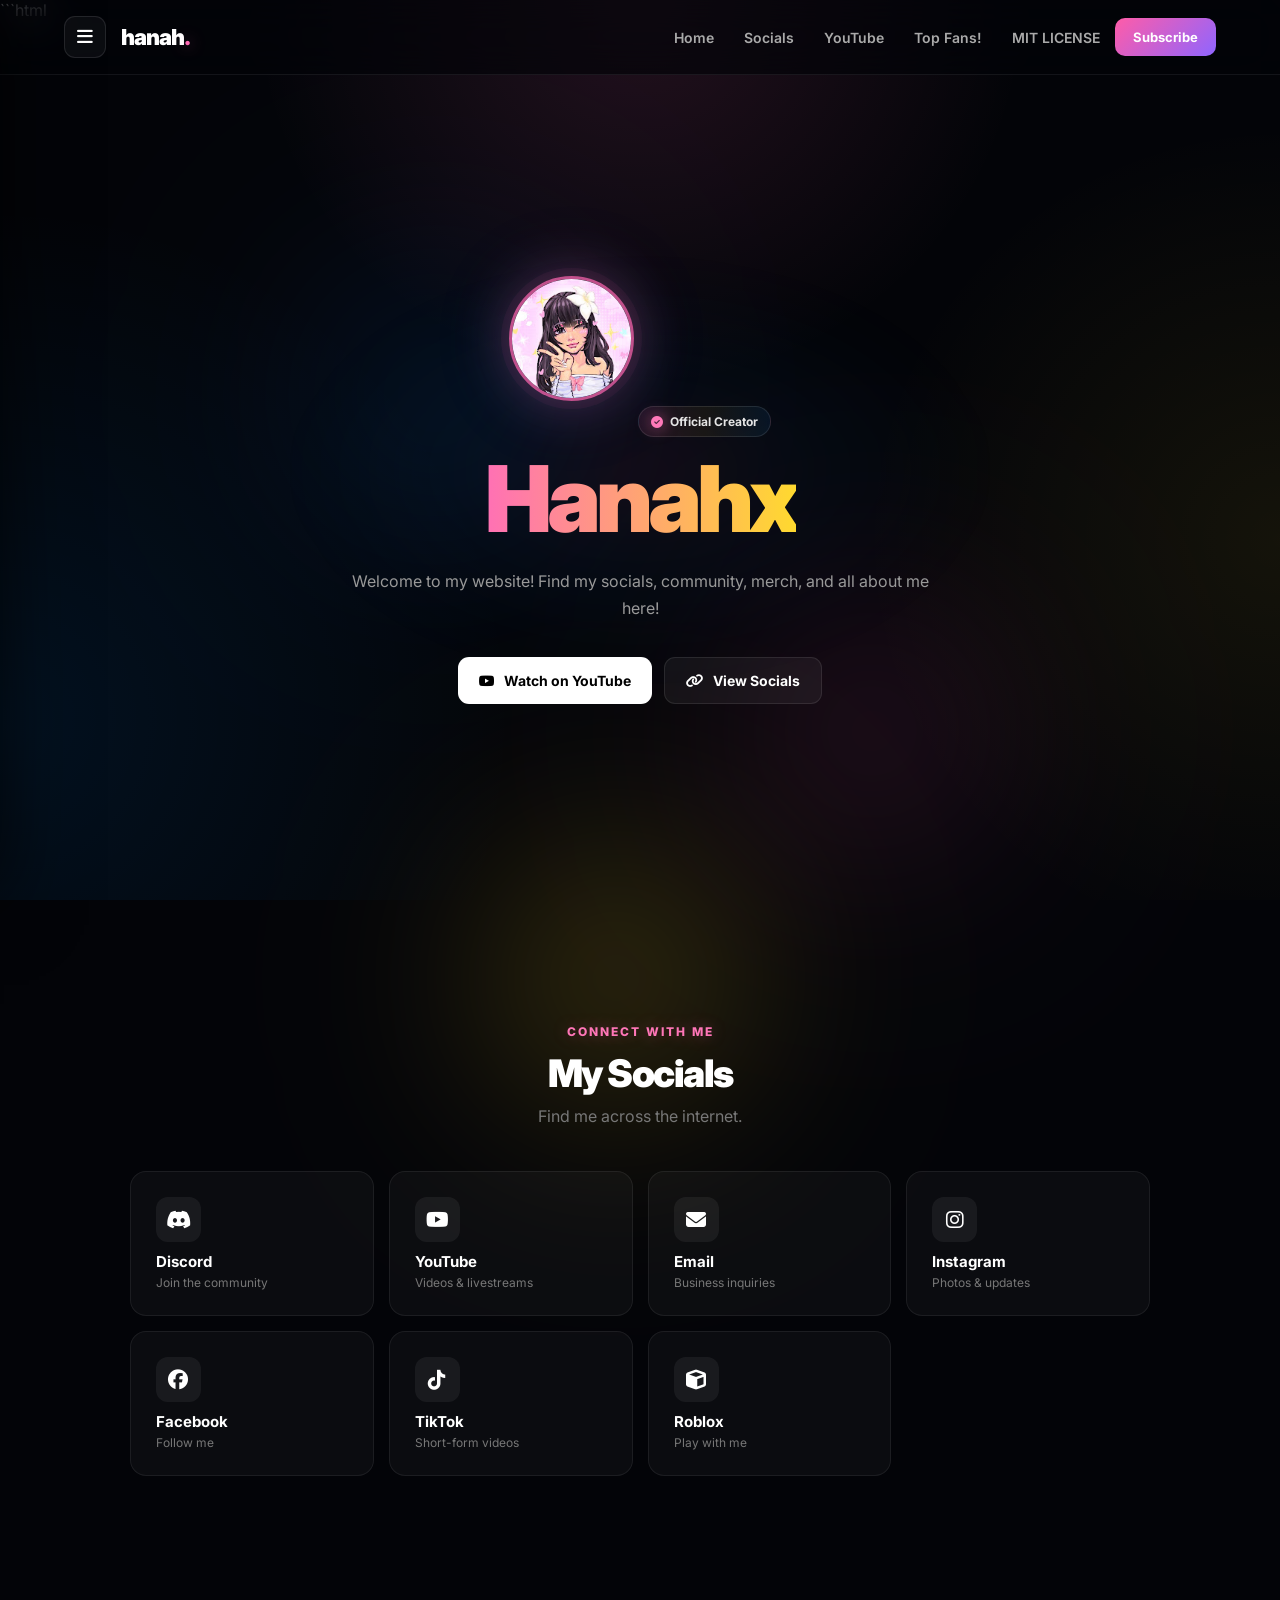
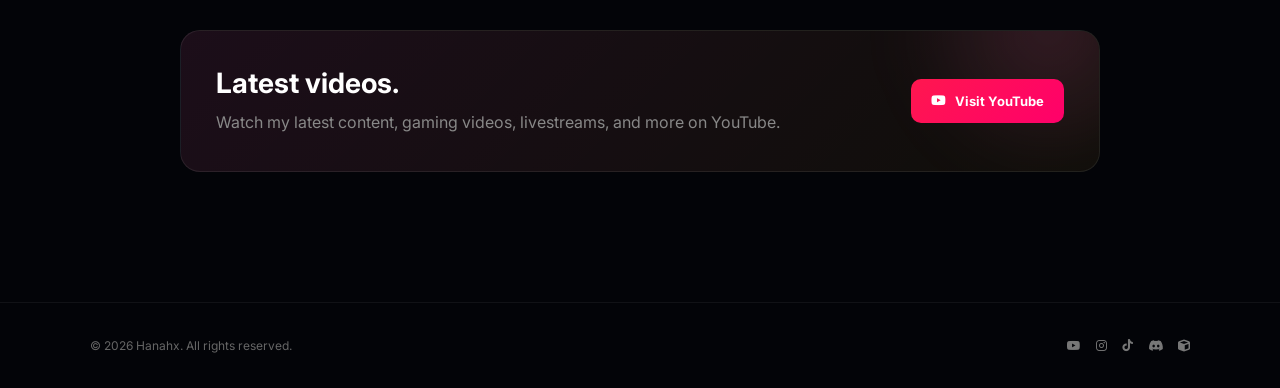
<file: index.html>
<!DOCTYPE html>
<html lang="en">
<head>
    <meta charset="UTF-8">
    <meta name="viewport" content="width=device-width, initial-scale=1.0">

    <title>Hanahx - Official Website</title>

    
    <link
        rel="stylesheet"
        href="https://cdnjs.cloudflare.com/ajax/libs/font-awesome/6.5.2/css/all.min.css"
    >

    <!-- Google Font -->
    <link rel="preconnect" href="https://fonts.googleapis.com">
    <link rel="preconnect" href="https://fonts.gstatic.com" crossorigin>

    <link
        href="https://fonts.googleapis.com/css2?family=Inter:wght@400;500;600;700;800;900&display=swap"
        rel="stylesheet"
    >

    <style>

        * {
            margin: 0;
            padding: 0;
            box-sizing: border-box;
        }

        html {
            scroll-behavior: smooth;
        }

        body {
            background: #030408;
            color: white;
            font-family: "Inter", Arial, sans-serif;
            overflow-x: hidden;
        }


        

        body::before {
            content: "";
            position: fixed;
            inset: 0;
            z-index: -10;

            background:
                radial-gradient(
                    circle at 50% 0%,
                    rgba(255, 105, 180, 0.13),
                    transparent 35%
                ),
                radial-gradient(
                    circle at 0% 80%,
                    rgba(0, 140, 255, 0.10),
                    transparent 35%
                ),
                radial-gradient(
                    circle at 100% 60%,
                    rgba(255, 220, 40, 0.07),
                    transparent 30%
                ),
                #030408;
        }


        /* Moving ambient lights */

        .color-orb {
            position: fixed;
            width: 420px;
            height: 420px;

            border-radius: 50%;

            pointer-events: none;

            filter: blur(90px);

            opacity: 0.24;

            z-index: -5;

            mix-blend-mode: screen;

            will-change: transform;
        }


        .sakura-orb {
            background:
                radial-gradient(
                    circle,
                    rgba(255, 105, 180, 0.95),
                    rgba(255, 70, 160, 0.35),
                    transparent 70%
                );
        }


        .yellow-orb {
            background:
                radial-gradient(
                    circle,
                    rgba(255, 230, 55, 0.95),
                    rgba(255, 190, 0, 0.35),
                    transparent 70%
                );
        }


        .blue-orb {
            background:
                radial-gradient(
                    circle,
                    rgba(30, 150, 255, 0.95),
                    rgba(0, 90, 255, 0.35),
                    transparent 70%
                );
        }


        /* Fine grain */

        body::after {
            content: "";

            position: fixed;
            inset: 0;

            pointer-events: none;

            z-index: 999;

            opacity: 0.045;

            background-image:
                url("data:image/svg+xml,%3Csvg viewBox='0 0 200 200' xmlns='http://www.w3.org/2000/svg'%3E%3Cfilter id='noise'%3E%3CfeTurbulence type='fractalNoise' baseFrequency='.9' numOctaves='4' stitchTiles='stitch'/%3E%3C/filter%3E%3Crect width='100%25' height='100%25' filter='url(%23noise)' opacity='.035'/%3E%3C/svg%3E");
        }


        /* =========================================================
           NAVBAR
        ========================================================= */

        .navbar {
            position: fixed;

            top: 0;
            left: 0;

            width: 100%;
            height: 75px;

            display: flex;
            align-items: center;

            gap: 15px;

            padding: 0 5%;

            background: rgba(3, 4, 8, 0.66);

            backdrop-filter: blur(20px);
            -webkit-backdrop-filter: blur(20px);

            border-bottom: 1px solid rgba(255,255,255,0.07);

            z-index: 100;
        }


        .logo {
            font-size: 22px;

            font-weight: 900;

            letter-spacing: -1px;
        }


        .logo span {
            color: #ff69b4;

            text-shadow:
                0 0 15px rgba(255,105,180,0.8);
        }


        .nav-links {
            display: flex;

            gap: 30px;

            list-style: none;

            margin-left: auto;
        }


        .nav-links a {
            color: #aaa;

            text-decoration: none;

            font-size: 14px;

            font-weight: 600;

            transition: 0.25s ease;
        }


        .nav-links a:hover {
            color: white;

            text-shadow:
                0 0 15px rgba(255,255,255,0.35);
        }


        .nav-button {
            padding: 11px 18px;

            border-radius: 10px;

            background:
                linear-gradient(
                    135deg,
                    #ff5ca8,
                    #8f65ff,
                    #249cff
                );

            background-size: 200% 200%;

            color: white;

            text-decoration: none;

            font-size: 13px;

            font-weight: 700;

            transition: 0.3s ease;

            animation: buttonGradient 6s ease infinite;
        }


        .nav-button:hover {
            transform: translateY(-2px) scale(1.02);

            box-shadow:
                0 10px 35px rgba(255,105,180,0.22),
                0 0 25px rgba(40,150,255,0.15);
        }


        @keyframes buttonGradient {

            0% {
                background-position: 0% 50%;
            }

            50% {
                background-position: 100% 50%;
            }

            100% {
                background-position: 0% 50%;
            }

        }


        /* =========================================================
           MENU BUTTON
        ========================================================= */

        .menu-button {
            display: flex !important;

            align-items: center;
            justify-content: center;

            flex: 0 0 42px;

            width: 42px;
            height: 42px;

            padding: 0;

            border: 1px solid rgba(255,255,255,0.10);

            border-radius: 11px;

            background: rgba(255,255,255,0.045);

            color: white;

            cursor: pointer;

            font-size: 18px;

            transition: 0.25s ease;

            z-index: 101;
        }


        .menu-button:hover {
            background: rgba(255,105,180,0.12);

            border-color: rgba(255,105,180,0.45);

            color: #ff9acb;

            transform: translateY(-1px);
        }


        .menu-button:active {
            transform: scale(0.94);
        }


        /* =========================================================
           SIDEBAR
        ========================================================= */

        .sidebar-overlay {
            position: fixed;

            inset: 0;

            background: rgba(0,0,0,0.72);

            backdrop-filter: blur(7px);
            -webkit-backdrop-filter: blur(7px);

            opacity: 0;

            visibility: hidden;

            pointer-events: none;

            transition:
                opacity 0.3s ease,
                visibility 0.3s ease;

            z-index: 1000;
        }


        .sidebar-overlay.active {
            opacity: 1;

            visibility: visible;

            pointer-events: auto;
        }


        .sidebar {
            position: fixed;

            top: 0;
            left: 0;

            width: min(320px, 85vw);

            height: 100vh;
            height: 100dvh;

            padding: 24px 20px;

            background:
                radial-gradient(
                    circle at 0% 0%,
                    rgba(255,105,180,0.15),
                    transparent 32%
                ),
                radial-gradient(
                    circle at 100% 100%,
                    rgba(0,140,255,0.08),
                    transparent 35%
                ),
                #07080d;

            border-right: 1px solid rgba(255,105,180,0.20);

            box-shadow:
                20px 0 70px rgba(0,0,0,0.65);

            transform: translateX(-105%);

            transition:
                transform 0.35s cubic-bezier(.77,0,.18,1);

            z-index: 1001;

            display: flex;

            flex-direction: column;

            overflow-y: auto;
        }


        .sidebar.active {
            transform: translateX(0);
        }


        .sidebar-header {
            display: flex;

            align-items: center;

            justify-content: space-between;

            padding-bottom: 22px;

            border-bottom:
                1px solid rgba(255,255,255,0.07);
        }


        .sidebar-logo {
            font-size: 22px;

            font-weight: 900;

            letter-spacing: -1px;
        }


        .sidebar-logo span {
            color: #ff69b4;
        }


        .sidebar-close {
            width: 40px;
            height: 40px;

            border:
                1px solid rgba(255,255,255,0.08);

            border-radius: 10px;

            background:
                rgba(255,255,255,0.05);

            color: white;

            font-size: 17px;

            cursor: pointer;

            transition: 0.25s ease;
        }


        .sidebar-close:hover {
            background:
                rgba(255,70,120,0.12);

            border-color:
                rgba(255,105,180,0.35);

            color: #ff8fc5;
        }


        .sidebar-links {
            display: flex;

            flex-direction: column;

            gap: 8px;

            margin-top: 25px;
        }


        .sidebar-links a {
            display: flex;

            align-items: center;

            gap: 14px;

            padding: 14px 15px;

            border-radius: 11px;

            color: #aaa;

            text-decoration: none;

            font-size: 14px;

            font-weight: 600;

            transition: 0.25s ease;
        }


        .sidebar-links a i {
            width: 20px;

            text-align: center;

            transition: 0.25s ease;
        }


        .sidebar-links a:hover {
            color: white;

            background:
                linear-gradient(
                    90deg,
                    rgba(255,105,180,0.12),
                    rgba(30,150,255,0.07)
                );

            transform: translateX(4px);
        }


        .sidebar-links a:hover i {
            color: #ff79b9;

            transform: scale(1.1);
        }


        .sidebar-subscribe {
            margin-top: auto;

            display: flex;

            align-items: center;

            justify-content: center;

            gap: 9px;

            padding: 13px;

            border-radius: 11px;

            background:
                linear-gradient(
                    135deg,
                    #ff5ca8,
                    #8d65ff,
                    #249cff
                );

            background-size: 200% 200%;

            color: white;

            text-decoration: none;

            font-size: 13px;

            font-weight: 700;

            transition: 0.25s ease;

            animation: buttonGradient 6s ease infinite;
        }


        .sidebar-subscribe:hover {
            transform: translateY(-2px);

            box-shadow:
                0 10px 30px rgba(255,105,180,0.2);
        }


        /* =========================================================
           HERO
        ========================================================= */

        .hero {
            min-height: 100vh;

            display: flex;

            align-items: center;

            justify-content: center;

            text-align: center;

            padding: 120px 20px 80px;

            position: relative;

            overflow: hidden;
        }


        .hero::before {
            content: "";

            position: absolute;

            width: 700px;
            height: 400px;

            left: 50%;
            top: 50%;

            transform: translate(-50%, -50%);

            background:
                radial-gradient(
                    ellipse,
                    rgba(255,105,180,0.07),
                    rgba(30,150,255,0.04),
                    transparent 70%
                );

            filter: blur(30px);

            pointer-events: none;
        }


        .hero-content {
            max-width: 850px;

            animation:
                fadeUp 1s ease forwards;

            position: relative;

            z-index: 2;
        }


        .profile {
            width: 125px;
            height: 125px;

            border-radius: 50%;

            object-fit: cover;

            border:
                3px solid rgba(255,105,180,0.75);

            box-shadow:
                0 0 0 8px rgba(255,105,180,0.05),
                0 0 55px rgba(255,105,180,0.30),
                0 0 90px rgba(30,150,255,0.12);

            margin-bottom: 25px;

            transition:
                border-color 1s ease,
                box-shadow 1s ease;
        }


        .profile:hover {
            border-color: #ff9aca;

            box-shadow:
                0 0 0 8px rgba(255,105,180,0.07),
                0 0 75px rgba(255,105,180,0.42),
                0 0 100px rgba(30,150,255,0.20);
        }


        .verified {
            display: inline-flex;

            align-items: center;

            gap: 7px;

            padding: 7px 12px;

            border-radius: 999px;

            background:
                linear-gradient(
                    90deg,
                    rgba(255,105,180,0.09),
                    rgba(255,220,50,0.06),
                    rgba(30,150,255,0.08)
                );

            border:
                1px solid rgba(255,255,255,0.10);

            color: #e5e5e5;

            font-size: 12px;

            font-weight: 700;

            margin-bottom: 18px;
        }


        .verified i {
            color: #ff79b9;

            text-shadow:
                0 0 15px rgba(255,105,180,0.7);
        }


        .hero h1 {
            font-size:
                clamp(48px, 8vw, 92px);

            line-height: 0.95;

            font-weight: 900;

            letter-spacing: -5px;

            margin-bottom: 25px;
        }


        .hero h1 span {
            background:
                linear-gradient(
                    90deg,
                    #ff70b5,
                    #ffd92f,
                    #39aaff,
                    #ff70b5
                );

            background-size: 300% 100%;

            -webkit-background-clip: text;

            background-clip: text;

            color: transparent;

            animation:
                rainbowFlow 7s ease-in-out infinite;
        }


        @keyframes rainbowFlow {

            0% {
                background-position: 0% 50%;
            }

            50% {
                background-position: 100% 50%;
            }

            100% {
                background-position: 0% 50%;
            }

        }


        .hero p {
            color: #999;

            max-width: 600px;

            margin: auto;

            font-size: 16px;

            line-height: 1.7;
        }


        .hero-buttons {
            margin-top: 35px;

            display: flex;

            justify-content: center;

            gap: 12px;

            flex-wrap: wrap;
        }


        .primary-button,
        .secondary-button {
            display: inline-flex;

            align-items: center;

            gap: 9px;

            padding: 14px 21px;

            border-radius: 11px;

            text-decoration: none;

            font-size: 14px;

            font-weight: 700;

            transition: 0.3s ease;
        }


        .primary-button {
            background: white;

            color: black;
        }


        .primary-button:hover {
            transform: translateY(-3px);

            box-shadow:
                0 15px 35px rgba(255,255,255,0.12);
        }


        .secondary-button {
            background:
                rgba(255,255,255,0.05);

            color: white;

            border:
                1px solid rgba(255,255,255,0.09);
        }


        .secondary-button:hover {
            background:
                linear-gradient(
                    90deg,
                    rgba(255,105,180,0.10),
                    rgba(30,150,255,0.08)
                );

            border-color:
                rgba(255,255,255,0.16);

            transform: translateY(-3px);
        }


        /* =========================================================
           SOCIAL SECTION
        ========================================================= */

        .social-section {
            padding: 100px 7% 130px;

            max-width: 1200px;

            margin: auto;
        }


        .section-header {
            text-align: center;

            margin-bottom: 45px;
        }


        .section-header small {
            color: #ff76b8;

            font-size: 12px;

            font-weight: 800;

            letter-spacing: 2px;

            text-shadow:
                0 0 15px rgba(255,105,180,0.35);
        }


        .section-header h2 {
            margin-top: 10px;

            font-size: 38px;

            font-weight: 900;

            letter-spacing: -1.5px;
        }


        .section-header p {
            color: #777;

            margin-top: 10px;
        }


        .social-grid {
            display: grid;

            grid-template-columns:
                repeat(4, 1fr);

            gap: 15px;
        }


        .social-card {
            --card-color:
                rgba(255,105,180,0.7);

            position: relative;

            padding: 25px;

            min-height: 145px;

            display: flex;

            flex-direction: column;

            justify-content: space-between;

            text-decoration: none;

            color: white;

            background:
                rgba(255,255,255,0.035);

            border:
                1px solid rgba(255,255,255,0.07);

            border-radius: 16px;

            overflow: hidden;

            transition:
                transform 0.3s ease,
                border-color 0.3s ease,
                background 0.3s ease;
        }


        /* Individual card colors */

        .social-card:nth-child(1) {
            --card-color:
                rgba(88,101,242,0.8);
        }


        .social-card:nth-child(2) {
            --card-color:
                rgba(255,60,80,0.8);
        }


        .social-card:nth-child(3) {
            --card-color:
                rgba(255,220,50,0.8);
        }


        .social-card:nth-child(4) {
            --card-color:
                rgba(255,105,180,0.85);
        }


        .social-card:nth-child(5) {
            --card-color:
                rgba(40,130,255,0.85);
        }


        .social-card:nth-child(6) {
            --card-color:
                rgba(255,220,45,0.85);
        }


        .social-card:nth-child(7) {
            --card-color:
                rgba(30,150,255,0.85);
        }


        .social-card::before {
            content: "";

            position: absolute;

            width: 180px;
            height: 180px;

            right: -70px;
            bottom: -90px;

            background:
                radial-gradient(
                    circle,
                    var(--card-color),
                    transparent 70%
                );

            filter: blur(45px);

            opacity: 0;

            transition:
                opacity 0.45s ease,
                transform 0.45s ease;
        }


        .social-card:hover {
            transform: translateY(-7px);

            border-color:
                var(--card-color);

            background:
                rgba(255,255,255,0.055);

            box-shadow:
                0 15px 45px rgba(0,0,0,0.20);
        }


        .social-card:hover::before {
            opacity: 0.42;

            transform:
                scale(1.25)
                translate(-10px,-10px);
        }


        .social-icon {
            position: relative;

            z-index: 2;

            width: 45px;
            height: 45px;

            display: flex;

            align-items: center;

            justify-content: center;

            border-radius: 12px;

            background:
                rgba(255,255,255,0.06);

            font-size: 20px;

            transition:
                0.3s ease;
        }


        .social-card:hover .social-icon {
            background:
                var(--card-color);

            box-shadow:
                0 0 25px var(--card-color);

            transform: scale(1.06);
        }


        .social-info {
            position: relative;

            z-index: 2;
        }


        .social-info h3 {
            font-size: 15px;

            margin-bottom: 4px;
        }


        .social-info p {
            color: #777;

            font-size: 12px;
        }


        /* =========================================================
           YOUTUBE
        ========================================================= */

        .youtube-section {
            max-width: 1100px;

            margin: 0 auto;

            padding: 20px 7% 130px;
        }


        .youtube-box {
            position: relative;

            overflow: hidden;

            display: flex;

            align-items: center;

            justify-content: space-between;

            gap: 30px;

            padding: 35px;

            border-radius: 20px;

            background:
                linear-gradient(
                    135deg,
                    rgba(255,105,180,0.10),
                    rgba(255,220,40,0.05),
                    rgba(30,150,255,0.10),
                    rgba(255,255,255,0.025)
                );

            background-size: 300% 300%;

            border:
                1px solid rgba(255,255,255,0.08);

            animation:
                boxGradient 10s ease infinite;
        }


        @keyframes boxGradient {

            0% {
                background-position: 0% 50%;
            }

            50% {
                background-position: 100% 50%;
            }

            100% {
                background-position: 0% 50%;
            }

        }


        .youtube-box::before {
            content: "";

            position: absolute;

            width: 300px;
            height: 300px;

            right: -100px;
            top: -150px;

            background:
                radial-gradient(
                    circle,
                    rgba(255,105,180,0.16),
                    transparent 70%
                );

            filter: blur(30px);

            pointer-events: none;
        }


        .youtube-content {
            position: relative;

            z-index: 2;
        }


        .youtube-content h2 {
            font-size: 28px;

            margin-bottom: 10px;
        }


        .youtube-content p {
            color: #888;

            line-height: 1.6;

            max-width: 600px;
        }


        .youtube-button {
            position: relative;

            z-index: 2;

            white-space: nowrap;

            display: inline-flex;

            align-items: center;

            gap: 9px;

            padding: 14px 20px;

            border-radius: 10px;

            background:
                linear-gradient(
                    135deg,
                    #ff174f,
                    #ff006a
                );

            color: white;

            text-decoration: none;

            font-weight: 700;

            font-size: 13px;

            transition: 0.3s ease;
        }


        .youtube-button:hover {
            transform: translateY(-3px);

            box-shadow:
                0 15px 35px rgba(255,0,80,0.25);
        }


        /* =========================================================
           FOOTER
        ========================================================= */

        footer {
            border-top:
                1px solid rgba(255,255,255,0.06);

            padding: 35px 7%;

            display: flex;

            align-items: center;

            justify-content: space-between;

            color: #666;

            font-size: 12px;
        }


        .footer-socials {
            display: flex;

            gap: 15px;
        }


        .footer-socials a {
            color: #777;

            text-decoration: none;

            transition: 0.2s ease;
        }


        .footer-socials a:hover {
            color: #ff8bc3;

            text-shadow:
                0 0 15px rgba(255,105,180,0.45);
        }


        /* =========================================================
           ANIMATIONS
        ========================================================= */

        @keyframes fadeUp {

            from {
                opacity: 0;

                transform:
                    translateY(30px);
            }

            to {
                opacity: 1;

                transform:
                    translateY(0);
            }

        }


        .social-card {
            animation:
                fadeUp 0.7s ease both;
        }


        .social-card:nth-child(1) {
            animation-delay: .05s;
        }

        .social-card:nth-child(2) {
            animation-delay: .10s;
        }

        .social-card:nth-child(3) {
            animation-delay: .15s;
        }

        .social-card:nth-child(4) {
            animation-delay: .20s;
        }

        .social-card:nth-child(5) {
            animation-delay: .25s;
        }

        .social-card:nth-child(6) {
            animation-delay: .30s;
        }

        .social-card:nth-child(7) {
            animation-delay: .35s;
        }


        /* =========================================================
           PC
        ========================================================= */

        @media (min-width: 851px) {

            .navbar {
                padding: 0 5%;
            }

            .menu-button {
                order: 1;
            }

            .navbar .logo {
                order: 2;
            }

            .navbar .nav-links {
                order: 3;
            }

            .navbar .nav-button {
                order: 4;
            }

        }


        /* =========================================================
           TABLET / IPAD
        ========================================================= */

        @media (max-width: 850px) {

            .navbar {
                padding: 0 20px;
            }

            .nav-links {
                display: none !important;
            }

            .navbar .nav-button {
                margin-left: auto;
            }

            .social-grid {
                grid-template-columns:
                    repeat(2, 1fr);
            }

            .youtube-box {
                flex-direction: column;

                align-items: flex-start;
            }

            .youtube-button {
                width: 100%;

                justify-content: center;
            }

        }


        /* =========================================================
           MOBILE
        ========================================================= */

        @media (max-width: 520px) {

            .navbar {
                padding: 0 15px;

                gap: 10px;
            }

            .menu-button {
                width: 40px;

                height: 40px;

                flex-basis: 40px;
            }

            .logo {
                font-size: 20px;
            }

            .hero {
                padding-left: 20px;

                padding-right: 20px;
            }

            .hero h1 {
                letter-spacing: -3px;
            }

            .social-section {
                padding-left: 20px;

                padding-right: 20px;
            }

            .social-grid {
                grid-template-columns: 1fr;
            }

            .youtube-section {
                padding-left: 20px;

                padding-right: 20px;
            }

            .youtube-box {
                padding: 25px;
            }

            footer {
                flex-direction: column;

                gap: 20px;

                text-align: center;
            }

            .color-orb {
                width: 280px;

                height: 280px;

                filter: blur(70px);

                opacity: 0.20;
            }

        }

    
/* Falling cherry blossom leaves */
#petal-layer {
    position: fixed;
    inset: 0;
    width: 100%;
    height: 100%;
    pointer-events: none;
    overflow: hidden;
    z-index: 9999;
}

.cherry-leaf {
    position: absolute;
    top: -30px;
    width: 12px;
    height: 9px;
    border-radius: 85% 15% 85% 15%;
    background: linear-gradient(
        135deg,
        #fff0f7 0%,
        #ffc4dc 45%,
        #ff82b5 100%
    );
    box-shadow:
        0 0 7px rgba(255, 160, 205, 0.65),
        0 0 14px rgba(255, 105, 180, 0.28);
    opacity: 0.9;
    will-change: transform, opacity;
    animation: cherryLeafFall var(--fall-time) linear forwards;
}

.cherry-leaf::after {
    content: "";
    position: absolute;
    width: 3px;
    height: 3px;
    right: 1px;
    top: 2px;
    border-radius: 50%;
    background: rgba(255, 92, 165, 0.75);
}

@keyframes cherryLeafFall {
    0% {
        transform:
            translate3d(0, -5vh, 0)
            rotate(0deg)
            scale(var(--scale));
        opacity: 0;
    }

    8% {
        opacity: var(--opacity);
    }

    35% {
        transform:
            translate3d(var(--drift-a), 35vh, 0)
            rotate(145deg)
            scale(var(--scale));
    }

    68% {
        transform:
            translate3d(var(--drift-b), 70vh, 0)
            rotate(285deg)
            scale(var(--scale));
    }

    92% {
        opacity: var(--opacity);
    }

    100% {
        transform:
            translate3d(var(--drift-c), 108vh, 0)
            rotate(430deg)
            scale(var(--scale));
        opacity: 0;
    }
}

</style>
</head>


<body>
    <div id="petal-layer" aria-hidden="true"></div>


    <!-- =========================================================
         MOVING COLOR LIGHTS
    ========================================================== -->

    <div class="color-orb sakura-orb" id="sakuraOrb"></div>
    <div class="color-orb yellow-orb" id="yellowOrb"></div>
    <div class="color-orb blue-orb" id="blueOrb"></div>


    <!-- =========================================================
         SIDEBAR
    ========================================================== -->

    ```html
<div
    class="sidebar-overlay"
    id="sidebarOverlay">
</div>

<aside
    class="sidebar"
    id="sidebar">

    <div class="sidebar-header">

        <div class="sidebar-logo">
            hanah<span>.</span>
        </div>

        <button
            class="sidebar-close"
            id="sidebarClose"
            aria-label="Close menu">

            <i class="fa-solid fa-xmark"></i>

        </button>

    </div>

    <nav class="sidebar-links">

        <a href="#home">

            <i class="fa-solid fa-house"></i>

            <span>Home</span>

        </a>

        <a href="#socials">

            <i class="fa-solid fa-share-nodes"></i>

            <span>Socials</span>

        </a>

        <a href="#youtube">

            <i class="fa-brands fa-youtube"></i>

            <span>YouTube</span>

        </a>

        <a href="./Fans.html">

            <i class="fa-solid fa-heart"></i>

            <span>Top fans</span>

        </a>

        <a href="./whackahanah.html">

            <i class="fa-solid fa-hammer"></i>

            <span>Whack a Hanah</span>

        </a>

    </nav>

    <a
        class="sidebar-subscribe"
        href="https://www.youtube.com/@HanahxYoutube"
        target="_blank"
        rel="noopener noreferrer">

        <i class="fa-brands fa-youtube"></i>

        Subscribe

    </a>

</aside>



    <!-- =========================================================
         NAVBAR
    ========================================================== -->

    <nav class="navbar">

        <button
            class="menu-button"
            id="menuButton"
            aria-label="Open menu"
            aria-expanded="false">

            <i class="fa-solid fa-bars"></i>

        </button>


        <div class="logo">
            hanah<span>.</span>
        </div>


        <ul class="nav-links">

            <li>
                <a href="#home">
                    Home
                </a>
            </li>

            <li>
                <a href="#socials">
                    Socials
                </a>
            </li>

            <li>
                <a href="#youtube">
                    YouTube
                </a>
            </li>

            <li>
                <a href="./Fans.html">
                    Top Fans!
                </a>
            </li>

            <li>
                <a href="./luxor.html">
                    MIT LICENSE
                </a>
            </li>

        </ul>


        <a
            class="nav-button"
            href="https://www.youtube.com/@HanahxYoutube"
            target="_blank">

            Subscribe

        </a>

    </nav>


    <!-- =========================================================
         HERO
    ========================================================== -->

    <main id="home">

        <section class="hero">

            <div class="hero-content">

                <img
                    class="profile"
                    src="hanah-profile.jpg"
                    alt="Hanahx profile picture"
                >


                <div class="verified">

                    <i class="fa-solid fa-circle-check"></i>

                    Official Creator

                </div>


                <h1>

                    <span>Hanahx</span>

                </h1>


                <p>

                    ​​Welcome to my website! Find my socials, community, merch, and all about me here!

                </p>


                <div class="hero-buttons">

                    <a
                        class="primary-button"
                        href="https://www.youtube.com/@HanahxYoutube"
                        target="_blank">

                        <i class="fa-brands fa-youtube"></i>

                        Watch on YouTube

                    </a>


                    <a
                        class="secondary-button"
                        href="#socials">

                        <i class="fa-solid fa-link"></i>

                        View Socials

                    </a>

                </div>

            </div>

        </section>


        <!-- =====================================================
             SOCIALS
        ====================================================== -->

        <section
            class="social-section"
            id="socials">

            <div class="section-header">

                <small>
                    CONNECT WITH ME
                </small>


                <h2>
                    My Socials
                </h2>


                <p>
                    Find me across the internet.
                </p>

            </div>


            <div class="social-grid">


                <!-- DISCORD -->

                <a
                    class="social-card"
                    href="https://discord.gg/Hq4cXTWCWh"
                    target="_blank">

                    <div class="social-icon">

                        <i class="fa-brands fa-discord"></i>

                    </div>


                    <div class="social-info">

                        <h3>
                            Discord
                        </h3>

                        <p>
                            Join the community
                        </p>

                    </div>

                </a>


                <!-- YOUTUBE -->

                <a
                    class="social-card"
                    href="https://www.youtube.com/@HanahxYoutube"
                    target="_blank">

                    <div class="social-icon">

                        <i class="fa-brands fa-youtube"></i>

                    </div>


                    <div class="social-info">

                        <h3>
                            YouTube
                        </h3>

                        <p>
                            Videos & livestreams
                        </p>

                    </div>

                </a>


                <!-- EMAIL -->

                <a
                    class="social-card"
                    href="mailto:Hanahxyoutube@gmail.com">

                    <div class="social-icon">

                        <i class="fa-solid fa-envelope"></i>

                    </div>


                    <div class="social-info">

                        <h3>
                            Email
                        </h3>

                        <p>
                            Business inquiries
                        </p>

                    </div>

                </a>


                <!-- INSTAGRAM -->

                <a
                    class="social-card"
                    href="https://instagram.com/yourgirlhanahx"
                    target="_blank">

                    <div class="social-icon">

                        <i class="fa-brands fa-instagram"></i>

                    </div>


                    <div class="social-info">

                        <h3>
                            Instagram
                        </h3>

                        <p>
                            Photos & updates
                        </p>

                    </div>

                </a>


                <!-- FACEBOOK -->

                <a
                    class="social-card"
                    href="https://facebook.com/profile.php?id=100063737641222"
                    target="_blank">

                    <div class="social-icon">

                        <i class="fa-brands fa-facebook"></i>

                    </div>


                    <div class="social-info">

                        <h3>
                            Facebook
                        </h3>

                        <p>
                            Follow me
                        </p>

                    </div>

                </a>


                <!-- TIKTOK -->

                <a
                    class="social-card"
                    href="https://tiktok.com/@yourgirlhanahx"
                    target="_blank">

                    <div class="social-icon">

                        <i class="fa-brands fa-tiktok"></i>

                    </div>


                    <div class="social-info">

                        <h3>
                            TikTok
                        </h3>

                        <p>
                            Short-form videos
                        </p>

                    </div>

                </a>


                <!-- ROBLOX -->

                <a

                    class="social-card"

                    href="https://www.roblox.com/users/4418117813/profile"

                    target="_blank">

                    <div class="social-icon">

                        <i class="fa-solid fa-cube"></i>

                    </div>

                    <div class="social-info">

                        <h3>

                            Roblox

                        </h3>

                        <p>

                            Play with me

                        </p>

                    </div>

                </a>

            </div>

                    <div class="social-info">

                        <h3>
                            
                        </h3>

                        <p>
                            
                        </p>

                    </div>

                </a>


            </div>

        </section>


        <!-- =====================================================
             YOUTUBE
        ====================================================== -->

        <section
            class="youtube-section"
            id="youtube">

            <div class="youtube-box">

                <div class="youtube-content">

                    <h2>
                        Latest videos.
                    </h2>


                    <p>

                        Watch my latest content, gaming videos,
                        livestreams, and more on YouTube.

                    </p>

                </div>


                <a
                    class="youtube-button"
                    href="https://www.youtube.com/@HanahxYoutube"
                    target="_blank">

                    <i class="fa-brands fa-youtube"></i>

                    Visit YouTube

                </a>

            </div>

        </section>

    </main>


    <!-- =========================================================
         FOOTER
    ========================================================== -->

    <footer>

        <span>
            © 2026 Hanahx. All rights reserved.
        </span>


        <div class="footer-socials">

            <a
                href="https://www.youtube.com/@HanahxYoutube"
                target="_blank">

                <i class="fa-brands fa-youtube"></i>

            </a>


            <a
                href="https://instagram.com/yourgirlhanahx"
                target="_blank">

                <i class="fa-brands fa-instagram"></i>

            </a>


            <a
                href="https://tiktok.com/@yourgirlhanahx"
                target="_blank">

                <i class="fa-brands fa-tiktok"></i>

            </a>


            <a
                href="https://discord.gg/Hq4cXTWCWh"
                target="_blank">

                <i class="fa-brands fa-discord"></i>

            </a>


            <a
                href="https://roblox.com/users/4418117813/profile"
                target="_blank">

                <i class="fa-solid fa-cube"></i>

            </a>

        </div>

    </footer>


    <!-- =========================================================
         JAVASCRIPT
    ========================================================== -->

    <script>

        /* =====================================================
           SIDEBAR
        ====================================================== */

        const menuButton =
            document.getElementById("menuButton");

        const sidebar =
            document.getElementById("sidebar");

        const sidebarClose =
            document.getElementById("sidebarClose");

        const sidebarOverlay =
            document.getElementById("sidebarOverlay");


        function openSidebar() {

            sidebar.classList.add("active");

            sidebarOverlay.classList.add("active");

            menuButton.setAttribute(
                "aria-expanded",
                "true"
            );

            document.body.style.overflow = "hidden";

        }


        function closeSidebar() {

            sidebar.classList.remove("active");

            sidebarOverlay.classList.remove("active");

            menuButton.setAttribute(
                "aria-expanded",
                "false"
            );

            document.body.style.overflow = "";

        }


        menuButton.addEventListener(
            "click",
            openSidebar
        );


        sidebarClose.addEventListener(
            "click",
            closeSidebar
        );


        sidebarOverlay.addEventListener(
            "click",
            closeSidebar
        );


        document
            .querySelectorAll(".sidebar-links a")
            .forEach(link => {

                link.addEventListener(
                    "click",
                    closeSidebar
                );

            });


        document.addEventListener(
            "keydown",
            event => {

                if (event.key === "Escape") {

                    closeSidebar();

                }

            }
        );


        /* =====================================================
           MOVING COLOR ORBS
        ====================================================== */

        const sakura =
            document.getElementById("sakuraOrb");

        const yellow =
            document.getElementById("yellowOrb");

        const blue =
            document.getElementById("blueOrb");


        let time = 0;


        function animateColors() {

            time += 0.003;


            /* Sakura */

            const sakuraX =
                50 +
                Math.sin(time * 1.05) * 38;

            const sakuraY =
                30 +
                Math.cos(time * 0.8) * 27;


            sakura.style.left =
                sakuraX + "%";

            sakura.style.top =
                sakuraY + "%";


            /* Yellow */

            const yellowX =
                50 +
                Math.cos(time * 0.72 + 2) * 43;

            const yellowY =
                55 +
                Math.sin(time * 0.95 + 1) * 35;


            yellow.style.left =
                yellowX + "%";

            yellow.style.top =
                yellowY + "%";


            /* Blue */

            const blueX =
                50 +
                Math.sin(time * 0.62 + 4) * 42;

            const blueY =
                55 +
                Math.cos(time * 0.88 + 3) * 36;


            blue.style.left =
                blueX + "%";

            blue.style.top =
                blueY + "%";


            /*
                Subtle brightness changes while
                the colors travel around the page.
            */

            const sakuraBrightness =
                0.19 +
                Math.abs(Math.sin(time * 1.3)) * 0.16;

            const yellowBrightness =
                0.17 +
                Math.abs(Math.cos(time * 1.1)) * 0.15;

            const blueBrightness =
                0.19 +
                Math.abs(Math.sin(time * 0.9)) * 0.16;


            sakura.style.opacity =
                sakuraBrightness;

            yellow.style.opacity =
                yellowBrightness;

            blue.style.opacity =
                blueBrightness;


            requestAnimationFrame(
                animateColors
            );

        }


        animateColors();


        /* =====================================================
           MOUSE COLOR INTERACTION
        ====================================================== */

        let mouseX = 50;
        let mouseY = 50;


        document.addEventListener(
            "mousemove",
            event => {

                mouseX =
                    (event.clientX /
                    window.innerWidth) * 100;

                mouseY =
                    (event.clientY /
                    window.innerHeight) * 100;

            }
        );


        /*
            Very subtle movement toward the cursor.
            This makes the colors feel alive without
            following the cursor directly.
        */

        let cursorTime = 0;


        function cursorGlow() {

            cursorTime += 0.01;


            sakura.style.transform =
                `translate(
                    ${Math.sin(cursorTime) * 8}px,
                    ${Math.cos(cursorTime * 0.8) * 8}px
                )`;


            yellow.style.transform =
                `translate(
                    ${Math.cos(cursorTime * 0.7) * 10}px,
                    ${Math.sin(cursorTime * 0.9) * 10}px
                )`;


            blue.style.transform =
                `translate(
                    ${Math.sin(cursorTime * 0.6) * 12}px,
                    ${Math.cos(cursorTime * 0.75) * 12}px
                )`;


            requestAnimationFrame(
                cursorGlow
            );

        }


        cursorGlow();

    </script>


<script>
/* Cherry blossom leaves — one at a time */
(() => {
    const layer = document.getElementById("petal-layer");
    if (!layer) return;

    const MAX_LEAVES = 22;

    function createCherryLeaf() {
        if (document.hidden || layer.children.length >= MAX_LEAVES) return;

        const leaf = document.createElement("span");
        leaf.className = "cherry-leaf";

        const startX = Math.random() * 100;
        const scale = 0.55 + Math.random() * 0.8;
        const fallTime = 7 + Math.random() * 6;
        const opacity = 0.65 + Math.random() * 0.3;

        leaf.style.left = startX + "vw";
        leaf.style.setProperty("--scale", scale.toFixed(2));
        leaf.style.setProperty("--fall-time", fallTime.toFixed(2) + "s");
        leaf.style.setProperty("--opacity", opacity.toFixed(2));

        leaf.style.setProperty(
            "--drift-a",
            (Math.random() * 18 - 9).toFixed(1) + "vw"
        );

        leaf.style.setProperty(
            "--drift-b",
            (Math.random() * 30 - 15).toFixed(1) + "vw"
        );

        leaf.style.setProperty(
            "--drift-c",
            (Math.random() * 42 - 21).toFixed(1) + "vw"
        );

        layer.appendChild(leaf);

        leaf.addEventListener(
            "animationend",
            () => leaf.remove(),
            { once: true }
        );
    }

    createCherryLeaf();

    // Only one new leaf is created at a time.
    setInterval(createCherryLeaf, 650);
})();
</script>

</body>
</html>
</file>
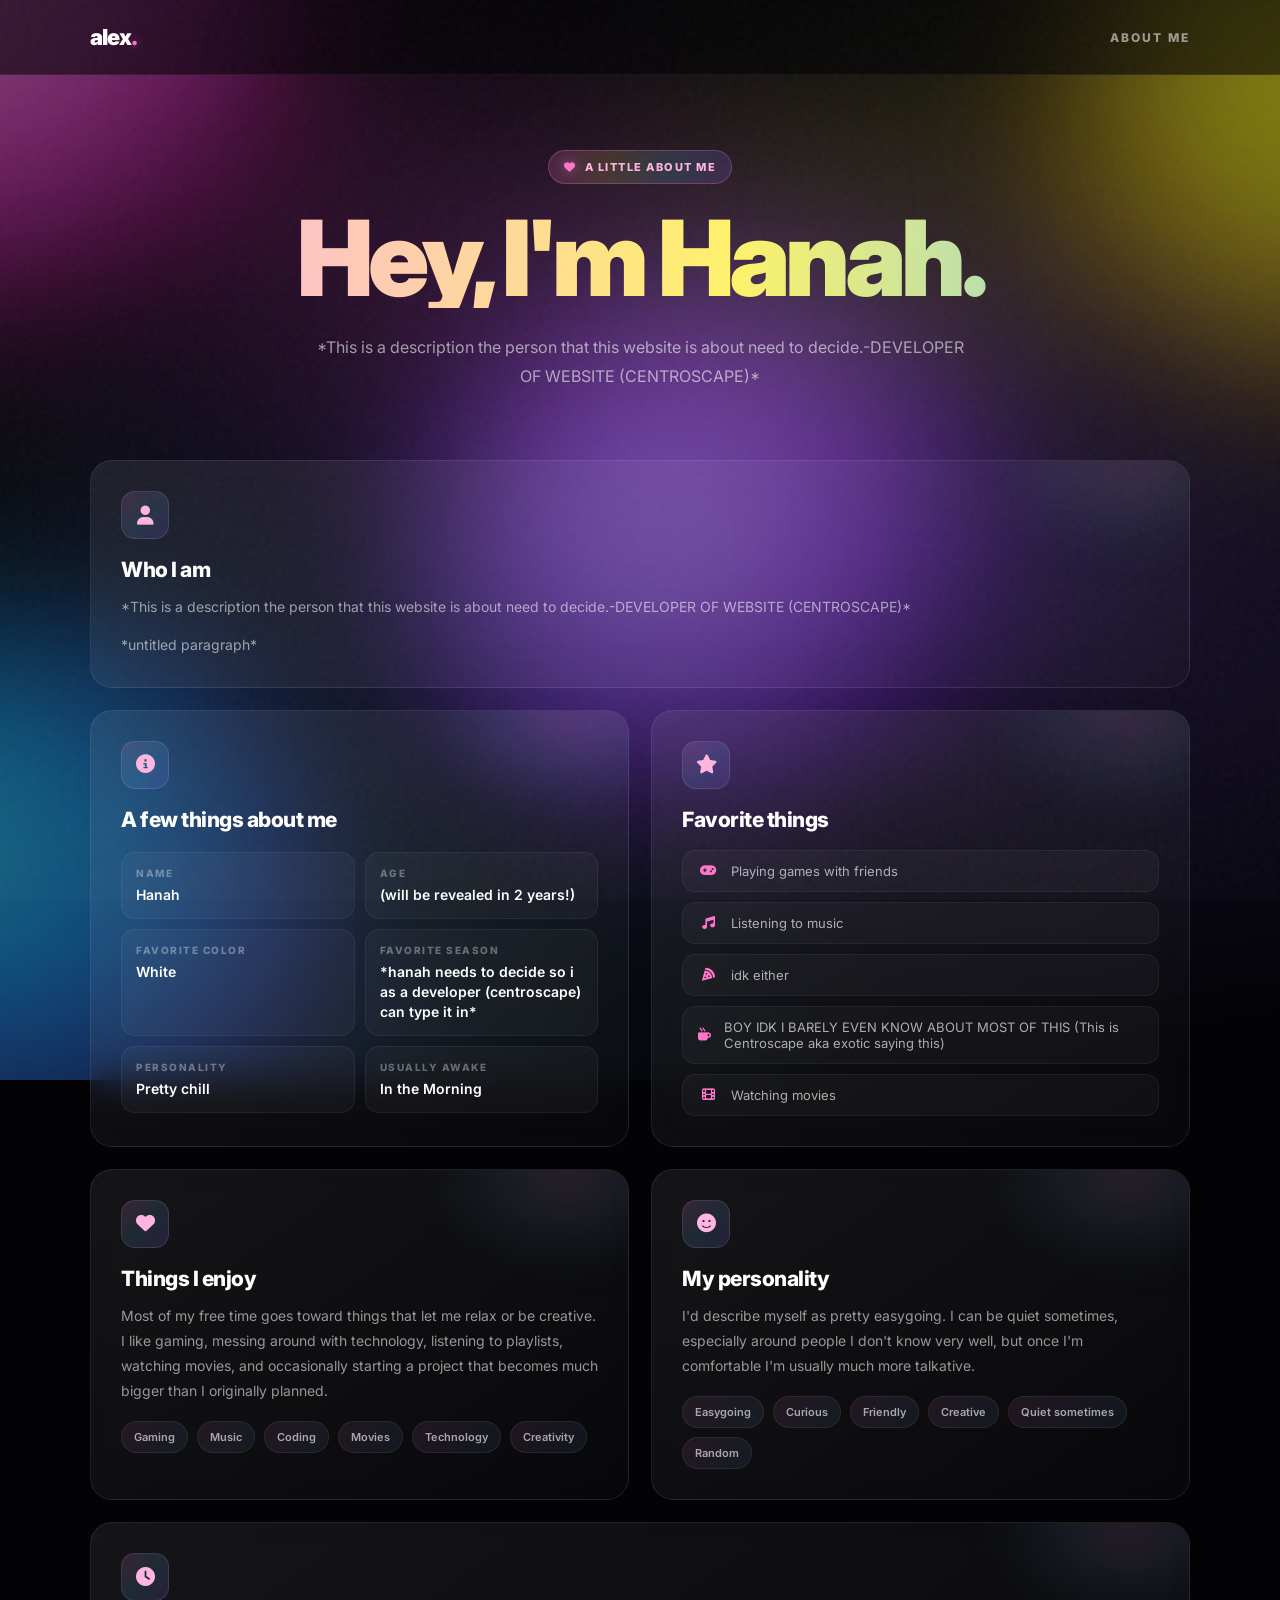
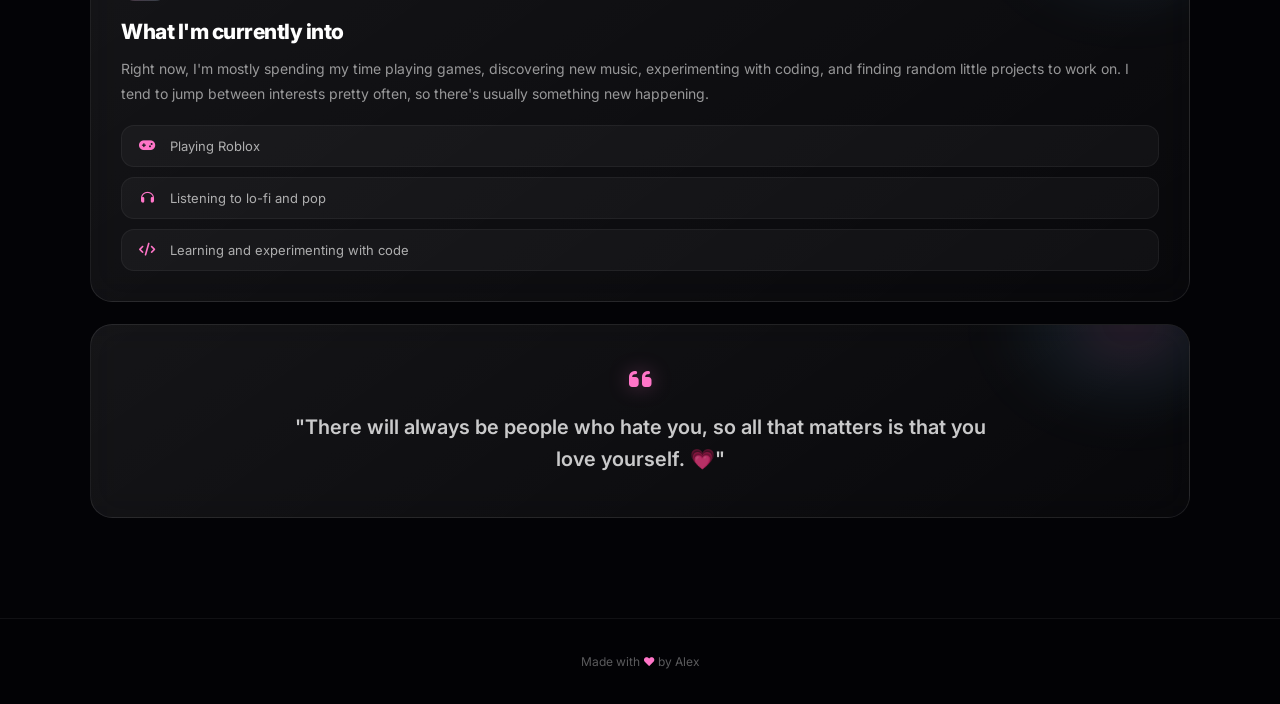
<file: ABOUTME.html>
<!DOCTYPE html>
<html lang="en">

<head>
    <meta charset="UTF-8">
    <meta name="viewport" content="width=device-width, initial-scale=1.0">

    <title>About Me</title>

    <!-- Font Awesome -->
    <link
        rel="stylesheet"
        href="https://cdnjs.cloudflare.com/ajax/libs/font-awesome/6.5.2/css/all.min.css"
    >

    <!-- Google Font -->
    <link
        href="https://fonts.googleapis.com/css2?family=Inter:wght@400;500;600;700;800;900&display=swap"
        rel="stylesheet"
    >

    <style>

        * {
            margin: 0;
            padding: 0;
            box-sizing: border-box;
        }

        html {
            scroll-behavior: smooth;
        }

        body {
            background: #030306;
            color: white;
            font-family: "Inter", sans-serif;
            overflow-x: hidden;
        }

        /* =========================================
           LIQUID BACKGROUND
        ========================================= */

        .visual-background {
            position: fixed;
            inset: -20%;
            overflow: hidden;
            z-index: -10;

            background:
                radial-gradient(
                    ellipse at center,
                    rgba(125, 50, 255, 0.14),
                    transparent 50%
                ),
                #030306;
        }

        /*
            Large liquid blobs.

            These are intentionally oversized and overlap each other.
            The combination of:
            - translate
            - scale
            - rotate
            - border-radius morphing
            - blur
            - different animation speeds

            makes the background look more like flowing liquid.
        */

        .liquid {
            position: absolute;

            pointer-events: none;

            filter:
                blur(75px)
                saturate(170%);

            mix-blend-mode: screen;

            opacity: 0.50;

            will-change:
                transform,
                border-radius;
        }

        /* =========================================
           PINK LIQUID
        ========================================= */

        .sakura {
            width: 650px;
            height: 540px;

            left: -80px;
            top: -50px;

            background:
                radial-gradient(
                    ellipse at 35% 35%,
                    rgba(255, 190, 230, 0.95) 0%,
                    rgba(255, 117, 200, 0.85) 30%,
                    rgba(255, 55, 170, 0.65) 58%,
                    rgba(255, 0, 130, 0.25) 75%,
                    transparent 82%
                );

            border-radius:
                65% 35% 55% 45%
                / 42% 58% 40% 60%;

            animation:
                pinkFlow 19s ease-in-out infinite,
                pinkMorph 13s ease-in-out infinite alternate;
        }

        /* =========================================
           YELLOW LIQUID
        ========================================= */

        .yellow {
            width: 590px;
            height: 490px;

            right: -80px;
            top: 80px;

            background:
                radial-gradient(
                    ellipse at 50% 40%,
                    rgba(255, 250, 130, 0.95) 0%,
                    rgba(255, 235, 70, 0.82) 32%,
                    rgba(255, 177, 30, 0.62) 58%,
                    rgba(255, 100, 0, 0.22) 75%,
                    transparent 84%
                );

            border-radius:
                42% 58% 38% 62%
                / 60% 40% 60% 40%;

            animation:
                yellowFlow 23s ease-in-out infinite,
                yellowMorph 15s ease-in-out infinite alternate;
        }

        /* =========================================
           BLUE LIQUID
        ========================================= */

        .blue {
            width: 700px;
            height: 560px;

            left: -100px;
            bottom: -100px;

            background:
                radial-gradient(
                    ellipse at 40% 40%,
                    rgba(110, 220, 255, 0.95) 0%,
                    rgba(50, 150, 255, 0.82) 30%,
                    rgba(65, 80, 255, 0.65) 57%,
                    rgba(70, 30, 255, 0.24) 75%,
                    transparent 85%
                );

            border-radius:
                58% 42% 65% 35%
                / 42% 65% 35% 58%;

            animation:
                blueFlow 25s ease-in-out infinite,
                blueMorph 16s ease-in-out infinite alternate;
        }

        /* =========================================
           PURPLE LIQUID
        ========================================= */

        .purple {
            width: 560px;
            height: 500px;

            left: 38%;
            top: 38%;

            background:
                radial-gradient(
                    ellipse at 45% 45%,
                    rgba(215, 160, 255, 0.95) 0%,
                    rgba(160, 90, 255, 0.85) 30%,
                    rgba(115, 45, 255, 0.68) 58%,
                    rgba(70, 0, 255, 0.25) 76%,
                    transparent 86%
                );

            border-radius:
                52% 48% 65% 35%
                / 62% 38% 55% 45%;

            animation:
                purpleFlow 21s ease-in-out infinite,
                purpleMorph 14s ease-in-out infinite alternate;
        }

        /* =========================================
           SECONDARY LIQUID LAYER

           This makes the colors blend instead of
           looking like four isolated blobs.
        ========================================= */

        .liquid-blend {
            position: absolute;

            width: 900px;
            height: 700px;

            left: 25%;
            top: 15%;

            background:
                radial-gradient(
                    ellipse at 30% 40%,
                    rgba(255, 80, 190, 0.20),
                    transparent 42%
                ),
                radial-gradient(
                    ellipse at 70% 35%,
                    rgba(255, 230, 70, 0.18),
                    transparent 42%
                ),
                radial-gradient(
                    ellipse at 50% 75%,
                    rgba(70, 180, 255, 0.20),
                    transparent 45%
                ),
                radial-gradient(
                    ellipse at 60% 55%,
                    rgba(150, 70, 255, 0.22),
                    transparent 48%
                );

            filter: blur(80px);

            opacity: 0.7;

            animation:
                blendFlow 27s ease-in-out infinite,
                blendMorph 18s ease-in-out infinite alternate;
        }

        /* =========================================
           LIQUID MOVEMENT
        ========================================= */

        @keyframes pinkFlow {

            0% {
                transform:
                    translate3d(-30px, -20px, 0)
                    rotate(-5deg)
                    scale(1);
            }

            20% {
                transform:
                    translate3d(90px, 50px, 0)
                    rotate(8deg)
                    scale(1.08);
            }

            40% {
                transform:
                    translate3d(160px, 130px, 0)
                    rotate(18deg)
                    scale(0.96);
            }

            60% {
                transform:
                    translate3d(70px, 190px, 0)
                    rotate(8deg)
                    scale(1.10);
            }

            80% {
                transform:
                    translate3d(-60px, 110px, 0)
                    rotate(-10deg)
                    scale(1.02);
            }

            100% {
                transform:
                    translate3d(-30px, -20px, 0)
                    rotate(-5deg)
                    scale(1);
            }
        }

        @keyframes yellowFlow {

            0% {
                transform:
                    translate3d(40px, -20px, 0)
                    rotate(5deg)
                    scale(1);
            }

            25% {
                transform:
                    translate3d(-80px, 80px, 0)
                    rotate(-10deg)
                    scale(1.08);
            }

            50% {
                transform:
                    translate3d(-150px, 190px, 0)
                    rotate(-18deg)
                    scale(0.94);
            }

            75% {
                transform:
                    translate3d(-40px, 270px, 0)
                    rotate(7deg)
                    scale(1.10);
            }

            100% {
                transform:
                    translate3d(40px, -20px, 0)
                    rotate(5deg)
                    scale(1);
            }
        }

        @keyframes blueFlow {

            0% {
                transform:
                    translate3d(-50px, 40px, 0)
                    rotate(-5deg)
                    scale(1);
            }

            25% {
                transform:
                    translate3d(100px, -80px, 0)
                    rotate(10deg)
                    scale(1.10);
            }

            50% {
                transform:
                    translate3d(220px, -150px, 0)
                    rotate(18deg)
                    scale(0.95);
            }

            75% {
                transform:
                    translate3d(140px, -10px, 0)
                    rotate(5deg)
                    scale(1.08);
            }

            100% {
                transform:
                    translate3d(-50px, 40px, 0)
                    rotate(-5deg)
                    scale(1);
            }
        }

        @keyframes purpleFlow {

            0% {
                transform:
                    translate3d(0, 0, 0)
                    rotate(0deg)
                    scale(1);
            }

            20% {
                transform:
                    translate3d(-100px, -80px, 0)
                    rotate(-10deg)
                    scale(1.08);
            }

            45% {
                transform:
                    translate3d(100px, -140px, 0)
                    rotate(15deg)
                    scale(0.93);
            }

            70% {
                transform:
                    translate3d(180px, 80px, 0)
                    rotate(22deg)
                    scale(1.12);
            }

            100% {
                transform:
                    translate3d(0, 0, 0)
                    rotate(0deg)
                    scale(1);
            }
        }

        /* =========================================
           ORGANIC SHAPE MORPHING
        ========================================= */

        @keyframes pinkMorph {

            0% {
                border-radius:
                    65% 35% 55% 45%
                    / 42% 58% 40% 60%;
            }

            25% {
                border-radius:
                    45% 55% 70% 30%
                    / 60% 40% 55% 45%;
            }

            50% {
                border-radius:
                    30% 70% 45% 55%
                    / 48% 52% 68% 32%;
            }

            75% {
                border-radius:
                    60% 40% 30% 70%
                    / 35% 65% 45% 55%;
            }

            100% {
                border-radius:
                    65% 35% 55% 45%
                    / 42% 58% 40% 60%;
            }
        }

        @keyframes yellowMorph {

            0% {
                border-radius:
                    42% 58% 38% 62%
                    / 60% 40% 60% 40%;
            }

            30% {
                border-radius:
                    70% 30% 55% 45%
                    / 35% 65% 42% 58%;
            }

            60% {
                border-radius:
                    35% 65% 65% 35%
                    / 55% 45% 70% 30%;
            }

            100% {
                border-radius:
                    42% 58% 38% 62%
                    / 60% 40% 60% 40%;
            }
        }

        @keyframes blueMorph {

            0% {
                border-radius:
                    58% 42% 65% 35%
                    / 42% 65% 35% 58%;
            }

            35% {
                border-radius:
                    35% 65% 45% 55%
                    / 65% 35% 58% 42%;
            }

            70% {
                border-radius:
                    70% 30% 35% 65%
                    / 40% 60% 65% 35%;
            }

            100% {
                border-radius:
                    58% 42% 65% 35%
                    / 42% 65% 35% 58%;
            }
        }

        @keyframes purpleMorph {

            0% {
                border-radius:
                    52% 48% 65% 35%
                    / 62% 38% 55% 45%;
            }

            30% {
                border-radius:
                    30% 70% 45% 55%
                    / 45% 55% 70% 30%;
            }

            60% {
                border-radius:
                    65% 35% 30% 70%
                    / 55% 45% 35% 65%;
            }

            100% {
                border-radius:
                    52% 48% 65% 35%
                    / 62% 38% 55% 45%;
            }
        }

        @keyframes blendFlow {

            0% {
                transform:
                    translate3d(-80px, 20px, 0)
                    rotate(0deg)
                    scale(1);
            }

            25% {
                transform:
                    translate3d(100px, -70px, 0)
                    rotate(8deg)
                    scale(1.08);
            }

            50% {
                transform:
                    translate3d(180px, 100px, 0)
                    rotate(-8deg)
                    scale(0.95);
            }

            75% {
                transform:
                    translate3d(-50px, 170px, 0)
                    rotate(12deg)
                    scale(1.12);
            }

            100% {
                transform:
                    translate3d(-80px, 20px, 0)
                    rotate(0deg)
                    scale(1);
            }
        }

        @keyframes blendMorph {

            0% {
                border-radius: 50%;
            }

            30% {
                border-radius: 65% 35% 55% 45%;
            }

            60% {
                border-radius: 35% 65% 40% 60%;
            }

            100% {
                border-radius: 50%;
            }
        }

        /* =========================================
           EXTRA COLOR BLENDING
        ========================================= */

        .visual-background::after {
            content: "";

            position: absolute;
            inset: -10%;

            background:
                radial-gradient(
                    ellipse at 20% 20%,
                    rgba(255, 117, 200, 0.13),
                    transparent 32%
                ),
                radial-gradient(
                    ellipse at 80% 25%,
                    rgba(255, 243, 106, 0.11),
                    transparent 32%
                ),
                radial-gradient(
                    ellipse at 25% 80%,
                    rgba(97, 200, 255, 0.13),
                    transparent 35%
                ),
                radial-gradient(
                    ellipse at 70% 60%,
                    rgba(146, 92, 255, 0.15),
                    transparent 35%
                );

            filter: blur(45px);

            animation: atmosphere 18s ease-in-out infinite alternate;

            pointer-events: none;
        }

        @keyframes atmosphere {

            0% {
                transform:
                    translate3d(-2%, -2%, 0)
                    scale(1);
            }

            50% {
                transform:
                    translate3d(4%, 3%, 0)
                    scale(1.08);
            }

            100% {
                transform:
                    translate3d(-3%, 5%, 0)
                    scale(1.02);
            }
        }

        /* =========================================
           NOISE
        ========================================= */

        body::before {
            content: "";

            position: fixed;
            inset: 0;

            background-image:
                url("data:image/svg+xml,%3Csvg viewBox='0 0 180 180' xmlns='http://www.w3.org/2000/svg'%3E%3Cfilter id='n'%3E%3CfeTurbulence type='fractalNoise' baseFrequency='.9' numOctaves='3' stitchTiles='stitch'/%3E%3C/filter%3E%3Crect width='100%25' height='100%25' filter='url(%23n)' opacity='.035'/%3E%3C/svg%3E");

            pointer-events: none;
            z-index: 999;
        }

        /* =========================================
           NAVBAR
        ========================================= */

        nav {
            position: fixed;

            top: 0;
            left: 0;

            width: 100%;
            height: 75px;

            padding: 0 7%;

            display: flex;
            align-items: center;
            justify-content: space-between;

            background: rgba(3, 3, 6, 0.58);

            backdrop-filter: blur(22px);
            -webkit-backdrop-filter: blur(22px);

            border-bottom:
                1px solid rgba(255, 255, 255, 0.06);

            z-index: 100;
        }

        .logo {
            font-size: 22px;
            font-weight: 900;
            letter-spacing: -1px;
        }

        .logo span {
            color: #ff75c8;

            text-shadow:
                0 0 10px rgba(255, 117, 200, 0.7),
                0 0 25px rgba(255, 117, 200, 0.35);
        }

        .nav-label {
            font-size: 12px;
            font-weight: 800;
            letter-spacing: 2px;

            color: rgba(255, 255, 255, 0.55);
        }

        /* =========================================
           MAIN
        ========================================= */

        main {
            position: relative;
            z-index: 2;
        }

        .hero {
            text-align: center;

            padding:
                150px 20px 70px;

            max-width: 1000px;

            margin: auto;
        }

        /* =========================================
           EYEBROW
        ========================================= */

        .eyebrow {
            display: inline-flex;
            align-items: center;
            gap: 8px;

            padding: 9px 15px;

            border-radius: 999px;

            background:
                linear-gradient(
                    90deg,
                    rgba(255, 117, 200, 0.18),
                    rgba(255, 243, 106, 0.14),
                    rgba(97, 200, 255, 0.16),
                    rgba(146, 92, 255, 0.18)
                );

            border:
                1px solid rgba(255, 117, 200, 0.28);

            color: #ffb5df;

            font-size: 11px;
            font-weight: 800;

            letter-spacing: 1.5px;
            text-transform: uppercase;
        }

        .eyebrow i {
            color: #ff75c8;

            text-shadow:
                0 0 12px rgba(255, 117, 200, 0.6);
        }

        /* =========================================
           HERO TITLE
        ========================================= */

        h1 {
            margin-top: 24px;

            font-size:
                clamp(55px, 9vw, 105px);

            line-height: 0.95;

            font-weight: 900;

            letter-spacing: -5px;

            background:
                linear-gradient(
                    90deg,
                    #ffb5df,
                    #fff36a,
                    #61c8ff,
                    #ff86d0,
                    #925cff,
                    #ffb5df
                );

            background-size: 300%;

            -webkit-background-clip: text;
            -webkit-text-fill-color: transparent;

            animation:
                rainbowText 7s linear infinite;
        }

        @keyframes rainbowText {

            0% {
                background-position: 0% center;
            }

            50% {
                background-position: 100% center;
            }

            100% {
                background-position: 0% center;
            }
        }

        .hero-description {
            max-width: 650px;

            margin:
                25px auto 0;

            color:
                rgba(255, 255, 255, 0.58);

            font-size: 16px;
            line-height: 1.8;
        }

        /* =========================================
           CONTENT
        ========================================= */

        .content {
            width: min(1100px, 90%);

            margin:
                0 auto 100px;

            display: grid;

            grid-template-columns:
                repeat(2, 1fr);

            gap: 22px;
        }

        /* =========================================
           CARDS
        ========================================= */

        .card {
            position: relative;

            padding: 30px;

            border-radius: 22px;

            background:
                linear-gradient(
                    145deg,
                    rgba(255, 255, 255, 0.075),
                    rgba(255, 255, 255, 0.025)
                );

            border:
                1px solid rgba(255, 255, 255, 0.09);

            backdrop-filter: blur(18px);
            -webkit-backdrop-filter: blur(18px);

            overflow: hidden;

            transition:
                transform 0.35s ease,
                border-color 0.35s ease,
                box-shadow 0.35s ease;
        }

        .card:hover {
            transform:
                translateY(-6px)
                scale(1.01);

            border-color:
                rgba(255, 255, 255, 0.20);

            box-shadow:
                0 20px 60px rgba(0, 0, 0, 0.35),
                0 0 40px rgba(146, 92, 255, 0.08);
        }

        .card::before {
            content: "";

            position: absolute;

            width: 280px;
            height: 200px;

            top: -100px;
            right: -80px;

            background:
                radial-gradient(
                    ellipse,
                    rgba(255, 117, 200, 0.17),
                    rgba(97, 200, 255, 0.08),
                    transparent 70%
                );

            filter: blur(25px);

            animation:
                cardGlow 9s ease-in-out infinite alternate;

            pointer-events: none;
        }

        .card::after {
            content: "";

            position: absolute;

            inset: 0;

            background:
                linear-gradient(
                    115deg,
                    transparent 25%,
                    rgba(255, 255, 255, 0.045) 45%,
                    transparent 65%
                );

            transform:
                translateX(-100%);

            animation:
                shimmer 9s ease-in-out infinite;

            pointer-events: none;
        }

        @keyframes cardGlow {

            0% {
                transform:
                    translate(0, 0)
                    scale(1);
            }

            100% {
                transform:
                    translate(-70px, 50px)
                    scale(1.3);
            }
        }

        @keyframes shimmer {

            0%,
            65% {
                transform:
                    translateX(-100%);
            }

            100% {
                transform:
                    translateX(100%);
            }
        }

        .card > * {
            position: relative;
            z-index: 2;
        }

        .card.full {
            grid-column: 1 / -1;
        }

        /* =========================================
           CARD ICON
        ========================================= */

        .card-icon {
            width: 48px;
            height: 48px;

            display: flex;
            align-items: center;
            justify-content: center;

            border-radius: 14px;

            margin-bottom: 18px;

            background:
                linear-gradient(
                    135deg,
                    rgba(255, 117, 200, 0.16),
                    rgba(97, 200, 255, 0.13),
                    rgba(146, 92, 255, 0.16)
                );

            border:
                1px solid rgba(255, 255, 255, 0.10);

            color: #ffb5df;

            font-size: 19px;
        }

        .card h2 {
            font-size: 21px;

            font-weight: 800;

            margin-bottom: 12px;

            letter-spacing: -0.5px;
        }

        .card p {
            color:
                rgba(255, 255, 255, 0.57);

            font-size: 14px;

            line-height: 1.8;
        }

        /* =========================================
           INFO GRID
        ========================================= */

        .info-grid {
            display: grid;

            grid-template-columns:
                repeat(2, 1fr);

            gap: 10px;

            margin-top: 20px;
        }

        .info-item {
            padding: 14px;

            border-radius: 14px;

            background:
                rgba(255, 255, 255, 0.035);

            border:
                1px solid rgba(255, 255, 255, 0.055);
        }

        .info-label {
            display: block;

            margin-bottom: 5px;

            color:
                rgba(255, 255, 255, 0.35);

            font-size: 10px;

            font-weight: 800;

            letter-spacing: 1.5px;

            text-transform: uppercase;
        }

        .info-value {
            font-size: 14px;
            font-weight: 600;
        }

        /* =========================================
           LIST
        ========================================= */

        .list {
            margin-top: 18px;

            display: flex;
            flex-direction: column;

            gap: 10px;
        }

        .list-item {
            display: flex;
            align-items: center;

            gap: 12px;

            padding: 12px 14px;

            border-radius: 13px;

            background:
                rgba(255, 255, 255, 0.035);

            border:
                1px solid rgba(255, 255, 255, 0.05);

            color:
                rgba(255, 255, 255, 0.65);

            font-size: 13px;
        }

        .list-item i {
            width: 22px;

            color: #ff75c8;

            text-align: center;
        }

        /* =========================================
           TAGS
        ========================================= */

        .tags {
            display: flex;

            flex-wrap: wrap;

            gap: 9px;

            margin-top: 18px;
        }

        .tag {
            padding: 8px 12px;

            border-radius: 999px;

            background:
                linear-gradient(
                    135deg,
                    rgba(255, 117, 200, 0.09),
                    rgba(97, 200, 255, 0.07)
                );

            border:
                1px solid rgba(255, 255, 255, 0.07);

            color:
                rgba(255, 255, 255, 0.62);

            font-size: 11px;

            font-weight: 600;
        }

        /* =========================================
           QUOTE
        ========================================= */

        .quote {
            text-align: center;

            padding: 42px 30px;
        }

        .quote i {
            font-size: 26px;

            color: #ff75c8;

            margin-bottom: 18px;

            text-shadow:
                0 0 20px rgba(255, 117, 200, 0.35);
        }

        .quote p {
            max-width: 700px;

            margin: auto;

            font-size: 20px;

            line-height: 1.6;

            color:
                rgba(255, 255, 255, 0.78);

            font-weight: 600;
        }

        /* =========================================
           FOOTER
        ========================================= */

        footer {
            padding: 35px 20px;

            text-align: center;

            background:
                rgba(3, 3, 6, 0.72);

            border-top:
                1px solid rgba(255, 255, 255, 0.06);

            color:
                rgba(255, 255, 255, 0.35);

            font-size: 12px;
        }

        footer span {
            color: #ff75c8;
        }

        /* =========================================
           RESPONSIVE
        ========================================= */

        @media (max-width: 850px) {

            .content {
                grid-template-columns:
                    repeat(2, 1fr);
            }

            .sakura {
                width: 500px;
                height: 420px;
            }

            .yellow {
                width: 450px;
                height: 380px;
            }

            .blue {
                width: 500px;
                height: 420px;
            }

            .purple {
                width: 400px;
                height: 350px;
            }
        }

        @media (max-width: 600px) {

            nav {
                padding: 0 5%;
            }

            .content {
                grid-template-columns: 1fr;

                width: 92%;
            }

            .card.full {
                grid-column: auto;
            }

            .hero {
                padding-top: 125px;
            }

            h1 {
                letter-spacing: -3px;
            }

            .hero-description {
                font-size: 14px;
            }

            .info-grid {
                grid-template-columns: 1fr;
            }

            .sakura {
                width: 390px;
                height: 330px;
            }

            .yellow {
                width: 350px;
                height: 300px;
            }

            .blue {
                width: 400px;
                height: 340px;
            }

            .purple {
                width: 330px;
                height: 290px;
            }

            .liquid-blend {
                width: 600px;
                height: 500px;
            }
        }

        /* =========================================
           REDUCED MOTION
        ========================================= */

        @media (prefers-reduced-motion: reduce) {

            *,
            *::before,
            *::after {
                animation-duration: 0.01ms !important;
                animation-iteration-count: 1 !important;
            }
        }

    </style>
</head>

<body>

    <!-- =========================================
         LIQUID BACKGROUND
    ========================================= -->

    <div class="visual-background">

        <div class="liquid sakura"></div>

        <div class="liquid yellow"></div>

        <div class="liquid blue"></div>

        <div class="liquid purple"></div>

        <div class="liquid-blend"></div>

    </div>


    <!-- =========================================
         NAVBAR
    ========================================= -->

    <nav>

        <div class="logo">
            alex<span>.</span>
        </div>

        <div class="nav-label">
            ABOUT ME
        </div>

    </nav>


    <!-- =========================================
         MAIN
    ========================================= -->

    <main>

        <section class="hero">

            <div class="eyebrow">

                <i class="fa-solid fa-heart"></i>

                A LITTLE ABOUT ME

            </div>


            <h1>
                Hey, I'm Hanah.
            </h1>


            <p class="hero-description">
                *This is a description the person that this website is about need to decide.-DEVELOPER OF WEBSITE (CENTROSCAPE)* 
            </p>

        </section>


        <section class="content">


            <!-- WHO I AM -->

            <article class="card full">

                <div class="card-icon">
                    <i class="fa-solid fa-user"></i>
                </div>

                <h2>
                    Who I am
                </h2>

                <p>
                   *This is a description the person that this website is about need to decide.-DEVELOPER OF WEBSITE (CENTROSCAPE)* 
                </p>

                <p style="margin-top: 12px;">
                    *untitled paragraph*
                </p>

            </article>


            <!-- BASIC INFO -->

            <article class="card">

                <div class="card-icon">
                    <i class="fa-solid fa-circle-info"></i>
                </div>

                <h2>
                    A few things about me
                </h2>

                <div class="info-grid">

                    <div class="info-item">

                        <span class="info-label">
                            Name
                        </span>

                        <span class="info-value">
                            Hanah
                        </span>

                    </div>


                    <div class="info-item">

                        <span class="info-label">
                            Age
                        </span>

                        <span class="info-value">
                        (will be revealed in 2 years!)                        </span>

                    </div>


                    <div class="info-item">

                        <span class="info-label">
                            Favorite Color
                        </span>

                        <span class="info-value">
                            White
                        </span>

                    </div>


                    <div class="info-item">

                        <span class="info-label">
                            Favorite Season
                        </span>

                        <span class="info-value">
                            *hanah needs to decide so i as a developer (centroscape) can type it in*
                        </span>

                    </div>


                    <div class="info-item">

                        <span class="info-label">
                            Personality
                        </span>

                        <span class="info-value">
                            Pretty chill
                        </span>

                    </div>


                    <div class="info-item">

                        <span class="info-label">
                            Usually Awake
                        </span>

                        <span class="info-value">
                            In the Morning
                        </span>

                    </div>

                </div>

            </article>


            <!-- FAVORITE THINGS -->

            <article class="card">

                <div class="card-icon">
                    <i class="fa-solid fa-star"></i>
                </div>

                <h2>
                    Favorite things
                </h2>

                <div class="list">

                    <div class="list-item">
                        <i class="fa-solid fa-gamepad"></i>
                        Playing games with friends
                    </div>

                    <div class="list-item">
                        <i class="fa-solid fa-music"></i>
                        Listening to music
                    </div>

                    <div class="list-item">
                        <i class="fa-solid fa-pizza-slice"></i>
                        idk either
                    </div>

                    <div class="list-item">
                        <i class="fa-solid fa-mug-hot"></i>
                        BOY IDK I BARELY EVEN KNOW ABOUT MOST OF THIS (This is Centroscape aka exotic saying this)
                    </div>

                    <div class="list-item">
                        <i class="fa-solid fa-film"></i>
                        Watching movies
                    </div>

                </div>

            </article>


            <!-- HOBBIES -->

            <article class="card">

                <div class="card-icon">
                    <i class="fa-solid fa-heart"></i>
                </div>

                <h2>
                    Things I enjoy
                </h2>

                <p>
                    Most of my free time goes toward things that let me
                    relax or be creative. I like gaming, messing around
                    with technology, listening to playlists, watching
                    movies, and occasionally starting a project that
                    becomes much bigger than I originally planned.
                </p>

                <div class="tags">

                    <span class="tag">
                        Gaming
                    </span>

                    <span class="tag">
                        Music
                    </span>

                    <span class="tag">
                        Coding
                    </span>

                    <span class="tag">
                        Movies
                    </span>

                    <span class="tag">
                        Technology
                    </span>

                    <span class="tag">
                        Creativity
                    </span>

                </div>

            </article>


            <!-- PERSONALITY -->

            <article class="card">

                <div class="card-icon">
                    <i class="fa-solid fa-face-smile"></i>
                </div>

                <h2>
                    My personality
                </h2>

                <p>
                    I'd describe myself as pretty easygoing. I can be
                    quiet sometimes, especially around people I don't
                    know very well, but once I'm comfortable I'm usually
                    much more talkative.
                </p>

                <div class="tags">

                    <span class="tag">
                        Easygoing
                    </span>

                    <span class="tag">
                        Curious
                    </span>

                    <span class="tag">
                        Friendly
                    </span>

                    <span class="tag">
                        Creative
                    </span>

                    <span class="tag">
                        Quiet sometimes
                    </span>

                    <span class="tag">
                        Random
                    </span>

                </div>

            </article>


            <!-- CURRENTLY -->

            <article class="card full">

                <div class="card-icon">
                    <i class="fa-solid fa-clock"></i>
                </div>

                <h2>
                    What I'm currently into
                </h2>

                <p>
                    Right now, I'm mostly spending my time playing
                    games, discovering new music, experimenting with
                    coding, and finding random little projects to work
                    on. I tend to jump between interests pretty often,
                    so there's usually something new happening.
                </p>

                <div class="list">

                    <div class="list-item">
                        <i class="fa-solid fa-gamepad"></i>
                        Playing Roblox
                    </div>

                    <div class="list-item">
                        <i class="fa-solid fa-headphones"></i>
                        Listening to lo-fi and pop
                    </div>

                    <div class="list-item">
                        <i class="fa-solid fa-code"></i>
                        Learning and experimenting with code
                    </div>

                </div>

            </article>


            <!-- QUOTE -->

            <article class="card full quote">

                <i class="fa-solid fa-quote-left"></i>

                <p>
                    "There will always be people who hate you,
so all that matters is that you love yourself. 💗"
                </p>

            </article>


        </section>

    </main>


    <!-- =========================================
         FOOTER
    ========================================= -->

    <footer>

        Made with <span>♥</span> by Alex

    </footer>

</body>

</html>
</file>
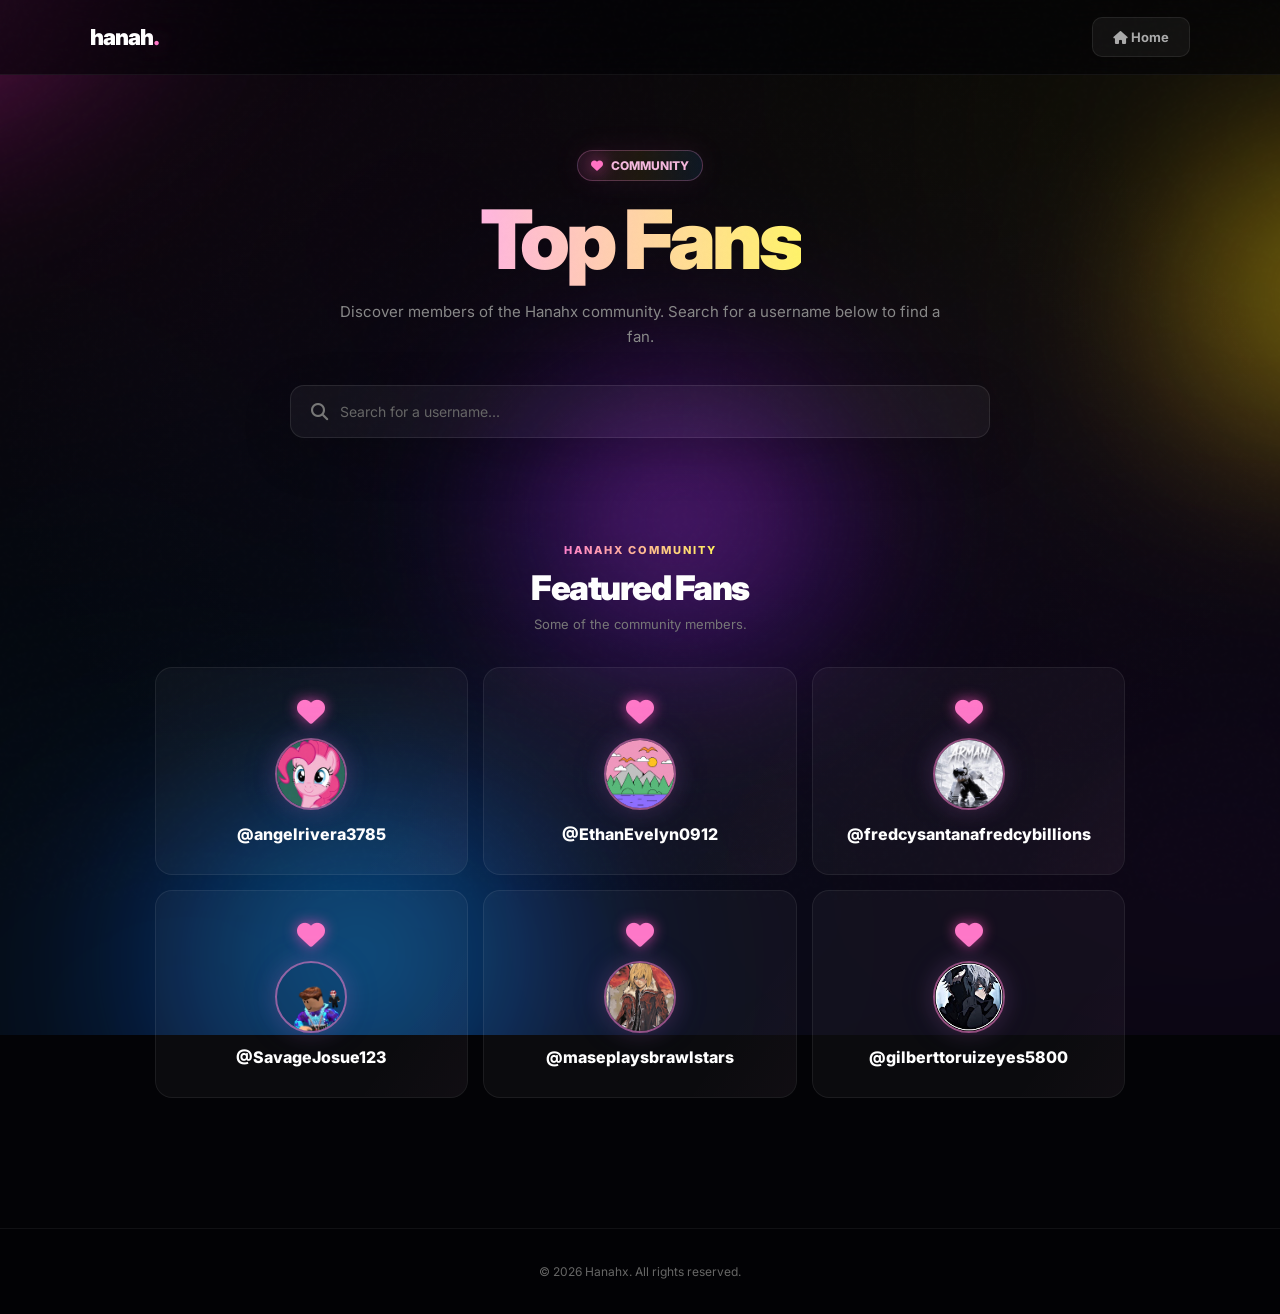
<file: Fans.html>
<!DOCTYPE html>

<html lang="en">

<head>

    <meta charset="UTF-8">

    <meta name="viewport" content="width=device-width, initial-scale=1.0">

    <title>Hanahx - Top Fans</title>

    <!-- Font Awesome -->
    <link
        rel="stylesheet"
        href="https://cdnjs.cloudflare.com/ajax/libs/font-awesome/6.5.2/css/all.min.css"
    >

    <!-- Google Font -->
    <link rel="preconnect" href="https://fonts.googleapis.com">
    <link rel="preconnect" href="https://fonts.gstatic.com" crossorigin>

    <link
        href="https://fonts.googleapis.com/css2?family=Inter:wght@400;500;600;700;800;900&display=swap"
        rel="stylesheet"
    >

<style>

    * {
        margin: 0;
        padding: 0;
        box-sizing: border-box;
    }

    html {
        scroll-behavior: smooth;
    }

    body {
        background: #030306;
        color: white;
        font-family: "Inter", Arial, sans-serif;
        overflow-x: hidden;
    }


    /* =====================================================
       LIQUID MULTICOLOR BACKGROUND
    ===================================================== */

    .visual-background {

        position: fixed;
        inset: -15%;

        overflow: hidden;

        pointer-events: none;

        z-index: -10;

        background:
            radial-gradient(
                ellipse at 50% 50%,
                rgba(80, 40, 130, 0.08),
                transparent 55%
            ),
            #030306;
    }


    /*
        Large soft liquid shapes.
        These overlap and blend together.
    */

    .color-orb {

        position: absolute;

        pointer-events: none;

        mix-blend-mode: screen;

        filter:
            blur(70px)
            saturate(150%);

        opacity: 0.48;

        will-change:
            transform,
            border-radius;

        animation:
            liquidMorph 12s ease-in-out infinite alternate,
            liquidPulse 7s ease-in-out infinite;
    }


    /* =====================================================
       SAKURA LIQUID
    ===================================================== */

    .sakura-orb {

        width: 560px;
        height: 480px;

        left: -170px;
        top: -140px;

        background:
            radial-gradient(
                ellipse at 40% 40%,
                rgba(255, 120, 210, 0.95) 0%,
                rgba(255, 65, 175, 0.65) 30%,
                rgba(255, 20, 150, 0.25) 55%,
                transparent 75%
            );

        border-radius:
            58% 42% 65% 35%
            /
            45% 60% 40% 55%;

        animation:
            sakuraLiquid 20s ease-in-out infinite alternate,
            liquidMorph 11s ease-in-out infinite alternate,
            liquidPulse 6s ease-in-out infinite;
    }


    /* =====================================================
       YELLOW LIQUID
    ===================================================== */

    .yellow-orb {

        width: 500px;
        height: 430px;

        right: -150px;
        top: 20%;

        background:
            radial-gradient(
                ellipse at 45% 45%,
                rgba(255, 245, 75, 0.98) 0%,
                rgba(255, 200, 20, 0.65) 30%,
                rgba(255, 150, 0, 0.25) 55%,
                transparent 75%
            );

        border-radius:
            40% 60% 35% 65%
            /
            60% 45% 55% 40%;

        animation:
            yellowLiquid 23s ease-in-out infinite alternate,
            liquidMorph 13s ease-in-out infinite alternate,
            liquidPulse 7s ease-in-out infinite;
    }


    /* =====================================================
       BLUE LIQUID
    ===================================================== */

    .blue-orb {

        width: 600px;
        height: 500px;

        left: 15%;
        bottom: -220px;

        background:
            radial-gradient(
                ellipse at 50% 40%,
                rgba(60, 180, 255, 1) 0%,
                rgba(0, 110, 255, 0.7) 30%,
                rgba(0, 65, 255, 0.28) 55%,
                transparent 75%
            );

        border-radius:
            60% 40% 50% 50%
            /
            40% 60% 45% 55%;

        animation:
            blueLiquid 21s ease-in-out infinite alternate,
            liquidMorph 14s ease-in-out infinite alternate,
            liquidPulse 6.5s ease-in-out infinite;
    }


    /* =====================================================
       PURPLE LIQUID
    ===================================================== */

    .purple-orb {

        width: 480px;
        height: 420px;

        left: 38%;
        top: 38%;

        background:
            radial-gradient(
                ellipse at 50% 50%,
                rgba(190, 90, 255, 0.95) 0%,
                rgba(125, 35, 255, 0.6) 32%,
                rgba(90, 20, 255, 0.22) 55%,
                transparent 75%
            );

        border-radius:
            45% 55% 65% 35%
            /
            55% 40% 60% 45%;

        animation:
            purpleLiquid 25s ease-in-out infinite alternate,
            liquidMorph 15s ease-in-out infinite alternate,
            liquidPulse 8s ease-in-out infinite;
    }


    /* =====================================================
       LIQUID MOVEMENT
    ===================================================== */

    @keyframes sakuraLiquid {

        0% {
            transform:
                translate3d(0, 0, 0)
                scale(0.85)
                rotate(-5deg);
        }

        25% {
            transform:
                translate3d(20vw, 8vh, 0)
                scale(1.08)
                rotate(8deg);
        }

        50% {
            transform:
                translate3d(35vw, 30vh, 0)
                scale(1.22)
                rotate(-4deg);
        }

        75% {
            transform:
                translate3d(12vw, 50vh, 0)
                scale(0.95)
                rotate(10deg);
        }

        100% {
            transform:
                translate3d(-5vw, 25vh, 0)
                scale(1.08)
                rotate(-8deg);
        }
    }


    @keyframes yellowLiquid {

        0% {
            transform:
                translate3d(0, 0, 0)
                scale(0.9)
                rotate(5deg);
        }

        25% {
            transform:
                translate3d(-18vw, 12vh, 0)
                scale(1.12)
                rotate(-8deg);
        }

        50% {
            transform:
                translate3d(-35vw, 35vh, 0)
                scale(0.95)
                rotate(5deg);
        }

        75% {
            transform:
                translate3d(-20vw, 50vh, 0)
                scale(1.2)
                rotate(-6deg);
        }

        100% {
            transform:
                translate3d(5vw, 25vh, 0)
                scale(0.9)
                rotate(8deg);
        }
    }


    @keyframes blueLiquid {

        0% {
            transform:
                translate3d(0, 0, 0)
                scale(0.85)
                rotate(-5deg);
        }

        25% {
            transform:
                translate3d(20vw, -10vh, 0)
                scale(1.15)
                rotate(8deg);
        }

        50% {
            transform:
                translate3d(40vw, -25vh, 0)
                scale(1.25)
                rotate(-5deg);
        }

        75% {
            transform:
                translate3d(15vw, -40vh, 0)
                scale(0.95)
                rotate(10deg);
        }

        100% {
            transform:
                translate3d(-15vw, -20vh, 0)
                scale(1.08)
                rotate(-8deg);
        }
    }


    @keyframes purpleLiquid {

        0% {
            transform:
                translate3d(0, 0, 0)
                scale(0.85)
                rotate(0deg);
        }

        25% {
            transform:
                translate3d(-15vw, 12vh, 0)
                scale(1.15)
                rotate(10deg);
        }

        50% {
            transform:
                translate3d(10vw, 25vh, 0)
                scale(1.25)
                rotate(-8deg);
        }

        75% {
            transform:
                translate3d(25vw, -5vh, 0)
                scale(0.95)
                rotate(7deg);
        }

        100% {
            transform:
                translate3d(-10vw, -20vh, 0)
                scale(1.1)
                rotate(-5deg);
        }
    }


    /* =====================================================
       LIQUID EDGE MORPHING
    ===================================================== */

    @keyframes liquidMorph {

        0% {

            border-radius:
                45% 55% 60% 40%
                /
                55% 45% 55% 45%;
        }

        20% {

            border-radius:
                65% 35% 45% 55%
                /
                40% 60% 50% 50%;
        }

        40% {

            border-radius:
                35% 65% 55% 45%
                /
                65% 35% 60% 40%;
        }

        60% {

            border-radius:
                55% 45% 35% 65%
                /
                45% 55% 65% 35%;
        }

        80% {

            border-radius:
                40% 60% 70% 30%
                /
                60% 40% 45% 55%;
        }

        100% {

            border-radius:
                60% 40% 50% 50%
                /
                35% 65% 55% 45%;
        }
    }


    /* =====================================================
       LIQUID BRIGHTNESS
    ===================================================== */

    @keyframes liquidPulse {

        0% {
            opacity: 0.35;

            filter:
                blur(85px)
                saturate(130%)
                brightness(0.85);
        }

        50% {
            opacity: 0.62;

            filter:
                blur(62px)
                saturate(175%)
                brightness(1.25);
        }

        100% {
            opacity: 0.4;

            filter:
                blur(78px)
                saturate(145%)
                brightness(0.95);
        }
    }


    /* =====================================================
       LIQUID COLOR MIX
    ===================================================== */

    .visual-background::after {

        content: "";

        position: absolute;

        inset: -20%;

        pointer-events: none;

        background:

            radial-gradient(
                ellipse at 20% 20%,
                rgba(255, 100, 200, 0.08),
                transparent 35%
            ),

            radial-gradient(
                ellipse at 80% 30%,
                rgba(255, 225, 50, 0.07),
                transparent 35%
            ),

            radial-gradient(
                ellipse at 30% 85%,
                rgba(40, 150, 255, 0.09),
                transparent 40%
            ),

            radial-gradient(
                ellipse at 75% 75%,
                rgba(165, 70, 255, 0.08),
                transparent 40%
            );

        filter: blur(60px);

        animation:
            liquidBlend 18s ease-in-out infinite alternate;
    }


    @keyframes liquidBlend {

        0% {
            transform:
                scale(1)
                rotate(0deg);
        }

        50% {
            transform:
                scale(1.12)
                rotate(5deg);
        }

        100% {
            transform:
                scale(1.04)
                rotate(-5deg);
        }
    }


    /* =====================================================
       NOISE
    ===================================================== */

    body::after {

        content: "";

        position: fixed;

        inset: 0;

        pointer-events: none;

        z-index: 999;

        opacity: 0.35;

        background-image:
            url("data:image/svg+xml,%3Csvg viewBox='0 0 200 200' xmlns='http://www.w3.org/2000/svg'%3E%3Cfilter id='noise'%3E%3CfeTurbulence type='fractalNoise' baseFrequency='.9' numOctaves='4' stitchTiles='stitch'/%3E%3C/filter%3E%3Crect width='100%25' height='100%25' filter='url(%23noise)' opacity='.035'/%3E%3C/svg%3E");
    }


    /* =====================================================
       NAVBAR
    ===================================================== */

    .navbar {

        position: fixed;

        top: 0;
        left: 0;

        width: 100%;

        height: 75px;

        display: flex;

        align-items: center;

        justify-content: space-between;

        padding: 0 7%;

        background:
            rgba(3, 3, 6, 0.62);

        backdrop-filter: blur(20px);

        -webkit-backdrop-filter: blur(20px);

        border-bottom:
            1px solid rgba(255,255,255,0.06);

        z-index: 100;
    }


    .logo {

        font-size: 22px;

        font-weight: 900;

        letter-spacing: -1px;
    }


    .logo span {

        color: #ff75c8;

        text-shadow:
            0 0 18px
            rgba(255, 100, 200, 0.7);
    }


    .home-button {

        padding: 11px 20px;

        border-radius: 10px;

        background:
            rgba(255,255,255,0.05);

        border:
            1px solid rgba(255,255,255,0.08);

        color: #aaa;

        text-decoration: none;

        font-size: 13px;

        font-weight: 700;

        transition: 0.25s ease;
    }


    .home-button:hover {

        color: white;

        background:
            linear-gradient(
                135deg,
                rgba(255,100,200,0.14),
                rgba(60,150,255,0.12),
                rgba(255,220,50,0.1)
            );

        border-color:
            rgba(255,150,220,0.45);

        transform:
            translateY(-2px);

        box-shadow:
            0 10px 35px
            rgba(255,100,200,0.12);
    }


    /* =====================================================
       HERO
    ===================================================== */

    .hero {

        padding:
            150px 20px 60px;

        text-align: center;
    }


    .hero-content {

        max-width: 850px;

        margin: auto;

        animation:
            fadeUp 0.8s ease forwards;
    }


    .eyebrow {

        display: inline-flex;

        align-items: center;

        gap: 8px;

        padding: 7px 13px;

        border-radius: 999px;

        background:
            linear-gradient(
                90deg,
                rgba(255,100,200,0.10),
                rgba(255,220,50,0.08),
                rgba(50,150,255,0.10)
            );

        border:
            1px solid rgba(255,150,220,0.25);

        color: #f3b8dc;

        font-size: 12px;

        font-weight: 800;

        margin-bottom: 20px;

        box-shadow:
            0 0 30px
            rgba(255,100,200,0.08);
    }


    .eyebrow i {

        color: #ff72c4;

        filter:
            drop-shadow(
                0 0 8px
                rgba(255,80,190,0.8)
            );
    }


    .hero h1 {

        font-size:
            clamp(45px, 8vw, 82px);

        line-height: 0.95;

        font-weight: 900;

        letter-spacing: -4px;

        margin-bottom: 20px;
    }


    .hero h1 span {

        background:
            linear-gradient(
                90deg,
                #ffb5df,
                #fff36a,
                #61c8ff,
                #ff86d0
            );

        background-size:
            300% 100%;

        -webkit-background-clip: text;

        background-clip: text;

        color: transparent;

        animation:
            rainbowText 7s ease-in-out infinite;
    }


    @keyframes rainbowText {

        0% {
            background-position: 0% 50%;
        }

        50% {
            background-position: 100% 50%;
        }

        100% {
            background-position: 0% 50%;
        }
    }


    .hero p {

        color: #888;

        font-size: 15px;

        line-height: 1.7;

        max-width: 600px;

        margin: auto;
    }


    

    .search-container {

        max-width: 700px;

        margin: 35px auto 0;

        position: relative;
    }


    .search-box {

        width: 100%;

        display: flex;

        align-items: center;

        padding: 17px 20px;

        border-radius: 14px;

        background:
            rgba(255,255,255,0.045);

        border:
            1px solid rgba(255,255,255,0.09);

        backdrop-filter: blur(15px);

        transition: 0.3s ease;

        box-shadow:
            0 15px 50px
            rgba(0,0,0,0.18);
    }


    .search-box:focus-within {

        border-color:
            rgba(255,130,210,0.6);

        box-shadow:
            0 0 0 4px
            rgba(255,100,200,0.07),

            0 0 45px
            rgba(70,160,255,0.08),

            0 15px 50px
            rgba(0,0,0,0.2);
    }


    .search-box i {

        color: #777;

        font-size: 17px;

        margin-right: 12px;

        transition: 0.3s ease;
    }


    .search-box:focus-within i {

        color: #ff8dce;

        filter:
            drop-shadow(
                0 0 8px
                rgba(255,100,200,0.7)
            );
    }


    .search-box input {

        width: 100%;

        border: none;

        outline: none;

        background: transparent;

        color: white;

        font-family: inherit;

        font-size: 14px;
    }


    .search-box input::placeholder {

        color: #666;
    }


    

    .fans-section {

        max-width: 1150px;

        margin: auto;

        padding:
            40px 7% 130px;
    }


    .section-header {

        text-align: center;

        margin-bottom: 35px;
    }


    .section-header small {

        background:
            linear-gradient(
                90deg,
                #ff82cb,
                #fff05c,
                #55bdff
            );

        background-size:
            200% 100%;

        -webkit-background-clip: text;

        background-clip: text;

        color: transparent;

        animation:
            rainbowText 6s ease-in-out infinite;

        font-size: 11px;

        font-weight: 800;

        letter-spacing: 2px;
    }


    .section-header h2 {

        margin-top: 9px;

        font-size: 34px;

        font-weight: 900;

        letter-spacing: -1.5px;
    }


    .section-header p {

        color: #777;

        margin-top: 8px;

        font-size: 13px;
    }


    

    .fans-grid {

        display: grid;

        grid-template-columns:
            repeat(3, 1fr);

        gap: 15px;
    }


    

    .fan-card {

        position: relative;

        padding: 30px 25px;

        min-height: 200px;

        display: flex;

        flex-direction: column;

        align-items: center;

        justify-content: center;

        text-align: center;

        background:
            rgba(255,255,255,0.035);

        border:
            1px solid rgba(255,255,255,0.07);

        border-radius: 17px;

        overflow: hidden;

        transition:
            transform 0.35s ease,
            border-color 0.35s ease,
            background 0.35s ease,
            box-shadow 0.35s ease;

        animation:
            fadeUp 0.7s ease both;
    }


    /* Liquid glow inside card */

    .fan-card::before {

        content: "";

        position: absolute;

        width: 260px;
        height: 260px;

        right: -120px;
        bottom: -140px;

        background:
            radial-gradient(
                ellipse,
                rgba(255,100,200,0.7),
                rgba(255,220,50,0.4) 30%,
                rgba(40,150,255,0.35) 50%,
                transparent 72%
            );

        filter:
            blur(45px);

        opacity: 0;

        transition:
            opacity 0.45s ease;

        animation:
            cardGlow 10s ease-in-out infinite alternate;
    }


    .fan-card::after {

        content: "";

        position: absolute;

        inset: 0;

        background:
            linear-gradient(
                125deg,
                transparent 25%,
                rgba(255,120,210,0.035),
                rgba(255,225,70,0.025),
                rgba(50,160,255,0.035),
                transparent 75%
            );

        background-size:
            300% 300%;

        animation:
            cardShimmer 9s ease-in-out infinite;

        pointer-events: none;
    }


    @keyframes cardGlow {

        0% {

            transform:
                translate(20px, 20px)
                scale(0.8)
                rotate(0deg);

            border-radius: 60% 40% 50% 50%;
        }

        50% {

            transform:
                translate(-90px, -70px)
                scale(1.2)
                rotate(120deg);

            border-radius: 35% 65% 60% 40%;
        }

        100% {

            transform:
                translate(10px, -30px)
                scale(0.95)
                rotate(240deg);

            border-radius: 55% 45% 35% 65%;
        }
    }


    @keyframes cardShimmer {

        0% {
            background-position: 0% 50%;
        }

        50% {
            background-position: 100% 50%;
        }

        100% {
            background-position: 0% 50%;
        }
    }


    .fan-card:hover {

        transform:
            translateY(-8px)
            scale(1.015);

        border-color:
            rgba(255,140,215,0.42);

        background:
            linear-gradient(
                135deg,
                rgba(255,100,200,0.075),
                rgba(255,220,60,0.045),
                rgba(40,150,255,0.065)
            );

        box-shadow:

            0 18px 55px
            rgba(255,90,200,0.08),

            0 0 35px
            rgba(40,140,255,0.05);
    }


    .fan-card:hover::before {

        opacity: 0.32;
    }


    /* =====================================================
       HEART
    ===================================================== */

    .fan-heart {

        position: relative;

        z-index: 2;

        color: #ff78c8;

        font-size: 28px;

        margin-bottom: 12px;

        filter:
            drop-shadow(
                0 0 7px
                rgba(255,80,190,0.7)
            );

        animation:
            heartFloat 2s ease-in-out infinite,
            heartColor 6s ease-in-out infinite;

        transition:
            0.25s ease;
    }


    @keyframes heartColor {

        0% {
            color: #ff79c9;
        }

        33% {
            color: #fff05b;
        }

        66% {
            color: #52bfff;
        }

        100% {
            color: #ff79c9;
        }
    }


    .fan-card:hover .fan-heart {

        transform:
            scale(1.18);

        filter:
            drop-shadow(
                0 0 14px
                rgba(255,130,210,0.9)
            );
    }


    /* =====================================================
       AVATAR
    ===================================================== */

    .fan-avatar {

        position: relative;

        z-index: 2;

        width: 72px;
        height: 72px;

        border-radius: 50%;

        object-fit: cover;

        border:
            2px solid
            rgba(255,130,210,0.55);

        box-shadow:

            0 0 25px
            rgba(255,100,200,0.18),

            0 0 45px
            rgba(40,150,255,0.08);

        margin-bottom: 14px;

        transition:
            0.35s ease;
    }


    .fan-card:hover .fan-avatar {

        transform:
            scale(1.08);

        border-color:
            #ff9bd7;

        box-shadow:

            0 0 30px
            rgba(255,100,200,0.32),

            0 0 50px
            rgba(50,160,255,0.16);
    }


    /* =====================================================
       FAN NAME
    ===================================================== */

    .fan-name {

        position: relative;

        z-index: 2;
    }


    .fan-name h3 {

        font-size: 16px;

        font-weight: 800;

        color: white;

        transition:
            0.3s ease;
    }


    .fan-card:hover .fan-name h3 {

        text-shadow:
            0 0 18px
            rgba(255,150,220,0.4);
    }


    /* =====================================================
       NO RESULTS
    ===================================================== */

    .no-results {

        display: none;

        text-align: center;

        padding: 60px 20px;

        color: #666;
    }


    .no-results i {

        font-size: 35px;

        color: #ff7bca;

        margin-bottom: 15px;

        filter:
            drop-shadow(
                0 0 10px
                rgba(255,100,200,0.7)
            );
    }


    .no-results h3 {

        color: #aaa;

        margin-bottom: 7px;
    }


    .no-results p {

        font-size: 13px;
    }


    /* =====================================================
       FOOTER
    ===================================================== */

    footer {

        border-top:
            1px solid rgba(255,255,255,0.06);

        padding:
            35px 7%;

        display: flex;

        align-items: center;

        justify-content: center;

        color: #666;

        font-size: 12px;

        text-align: center;

        background:
            rgba(3,3,6,0.25);
    }


    /* =====================================================
       ANIMATIONS
    ===================================================== */

    @keyframes fadeUp {

        from {

            opacity: 0;

            transform:
                translateY(25px);
        }

        to {

            opacity: 1;

            transform:
                translateY(0);
        }
    }


    @keyframes heartFloat {

        0%,
        100% {

            transform:
                translateY(0);
        }

        50% {

            transform:
                translateY(-3px);
        }
    }


    .fan-card:nth-child(1) {
        animation-delay: .05s;
    }

    .fan-card:nth-child(2) {
        animation-delay: .10s;
    }

    .fan-card:nth-child(3) {
        animation-delay: .15s;
    }

    .fan-card:nth-child(4) {
        animation-delay: .20s;
    }

    .fan-card:nth-child(5) {
        animation-delay: .25s;
    }

    .fan-card:nth-child(6) {
        animation-delay: .30s;
    }


    /* =====================================================
       TABLET / IPAD
    ===================================================== */

    @media (max-width: 850px) {

        .fans-grid {

            grid-template-columns:
                repeat(2, 1fr);
        }

        .color-orb {

            filter:
                blur(60px)
                saturate(145%);
        }
    }


    /* =====================================================
       MOBILE
    ===================================================== */

    @media (max-width: 520px) {

        .navbar {

            padding:
                0 20px;
        }


        .hero {

            padding-left: 20px;
            padding-right: 20px;
        }


        .hero h1 {

            letter-spacing:
                -3px;
        }


        .fans-section {

            padding-left: 20px;
            padding-right: 20px;
        }


        .fans-grid {

            grid-template-columns:
                1fr;
        }


        .color-orb {

            filter:
                blur(50px)
                saturate(140%);

            opacity:
                0.4;
        }
    }


    /* =====================================================
       REDUCED MOTION
    ===================================================== */

    @media (prefers-reduced-motion: reduce) {

        *,
        *::before,
        *::after {

            animation-duration:
                0.01ms !important;

            animation-iteration-count:
                1 !important;

            scroll-behavior:
                auto !important;
        }
    }

</style>

</head>


<body>


<!-- =====================================================
     LIQUID MULTICOLOR VISUAL LAYER
====================================================== -->

<div class="visual-background">

    <div class="color-orb sakura-orb"></div>

    <div class="color-orb yellow-orb"></div>

    <div class="color-orb blue-orb"></div>

    <div class="color-orb purple-orb"></div>

</div>


<!-- =====================================================
     NAVBAR
====================================================== -->

<nav class="navbar">

    <div class="logo">

        hanah<span>.</span>

    </div>


    <a
        class="home-button"
        href="index.html"
    >

        <i class="fa-solid fa-house"></i>

        Home

    </a>

</nav>


<!-- =====================================================
     HERO / SEARCH
====================================================== -->

<main>

    <section class="hero">

        <div class="hero-content">


            <div class="eyebrow">

                <i class="fa-solid fa-heart"></i>

                COMMUNITY

            </div>


            <h1>

                <span>Top Fans</span>

            </h1>


            <p>

                Discover members of the Hanahx community.

                Search for a username below to find a fan.

            </p>


            <div class="search-container">

                <div class="search-box">

                    <i
                        class="fa-solid fa-magnifying-glass"
                    ></i>


                    <input
                        type="text"
                        id="fanSearch"
                        placeholder="Search for a username..."
                        autocomplete="off"
                    >

                </div>

            </div>

        </div>

    </section>


    <!-- =================================================
         FAN LIST
    ================================================== -->

    <section class="fans-section">


        <div class="section-header">

            <small>

                HANAHX COMMUNITY

            </small>


            <h2>

                Featured Fans

            </h2>


            <p>

                Some of the community members.

            </p>

        </div>


        <div
            class="fans-grid"
            id="fansGrid"
        >


            <!-- ANGELRIVERA -->

            <div
                class="fan-card"
                data-username="Angelrivera"
            >

                <i
                    class="fa-solid fa-heart fan-heart"
                ></i>


                <img
                    class="fan-avatar"
                    src="whywasifuckingforcedtodothis.jpg"
                    alt="Angelrivera"
                >


                <div class="fan-name">

                    <h3>

                        @angelrivera3785

                    </h3>

                </div>

            </div>


            <!-- EVELYN -->

            <div
                class="fan-card"
                data-username="Evelyn"
            >

                <i
                    class="fa-solid fa-heart fan-heart"
                ></i>


                <img
                    class="fan-avatar"
                    src="Evelyn.jpg"
                    alt="Evelyn"
                >


                <div class="fan-name">

                    <h3>

                        @EthanEvelyn0912

                    </h3>

                </div>

            </div>


            <!-- ARMANI -->

            <div
                class="fan-card"
                data-username="fredcysantanafredcybillions"
            >

                <i
                    class="fa-solid fa-heart fan-heart"
                ></i>


                <img
                    class="fan-avatar"
                    src="ARMANIMEBESTIE.jpg"
                    alt="Armani"
                >


                <div class="fan-name">

                    <h3>

                        @fredcysantanafredcybillions

                    </h3>

                </div>

            </div>


            <!-- SAVAGE -->

            <div
                class="fan-card"
                data-username="Savage"
            >

                <i
                    class="fa-solid fa-heart fan-heart"
                ></i>


                <img
                    class="fan-avatar"
                    src="Savage.webp"
                    alt="Savage"
                >


                <div class="fan-name">

                    <h3>

                        @SavageJosue123

                    </h3>

                </div>

            </div>


            <!-- MASE -->

            <div
                class="fan-card"
                data-username="Mase"
            >

                <i
                    class="fa-solid fa-heart fan-heart"
                ></i>


                <img
                    class="fan-avatar"
                    src="BESTIEEEILY.jpg"
                    alt="MYPRECIOUSBESTIEOMGGGGASDHASODHA"
                >


                <div class="fan-name">

                    <h3>

                        @maseplaysbrawlstars

                    </h3>

                </div>

            </div>


        <div
                class="fan-card"
                data-username="gilberttoruizeyes5800"
            >

                <i
                    class="fa-solid fa-heart fan-heart"
                ></i>


                <img
                    class="fan-avatar"
                    src="Gilbert.jpg"
                    alt="Gilbert"
                >


                <div class="fan-name">

                    <h3>

                        @gilberttoruizeyes5800

                    </h3>

                </div>

            </div>


        </div>


        <!-- =================================================
             NO RESULTS
        ================================================== -->

        <div
            class="no-results"
            id="noResults"
        >

            <i
                class="fa-solid fa-user-slash"
            ></i>


            <h3>

                No fans found

            </h3>


            <p>

                Try searching for another username.

            </p>

        </div>

    </section>

</main>


<!-- =====================================================
     FOOTER
====================================================== -->

<footer>

    © 2026 Hanahx. All rights reserved.

</footer>


<!-- =====================================================
     SEARCH SCRIPT
====================================================== -->

<script>

    /* =====================================================
       FAN SEARCH
    ===================================================== */

    const searchInput =
        document.getElementById("fanSearch");

    const fanCards =
        document.querySelectorAll(".fan-card");

    const noResults =
        document.getElementById("noResults");


    searchInput.addEventListener(
        "input",
        function () {

            const searchValue =
                this.value
                    .toLowerCase()
                    .trim();


            let visibleCards = 0;


            fanCards.forEach(card => {

                const username =
                    card.dataset.username
                        .toLowerCase();


                if (
                    username.includes(searchValue)
                ) {

                    card.style.display =
                        "flex";

                    visibleCards++;

                } else {

                    card.style.display =
                        "none";
                }

            });


            if (
                visibleCards === 0
            ) {

                noResults.style.display =
                    "block";

            } else {

                noResults.style.display =
                    "none";
            }

        }
    );

    

</script>


</body>

</html>
</file>
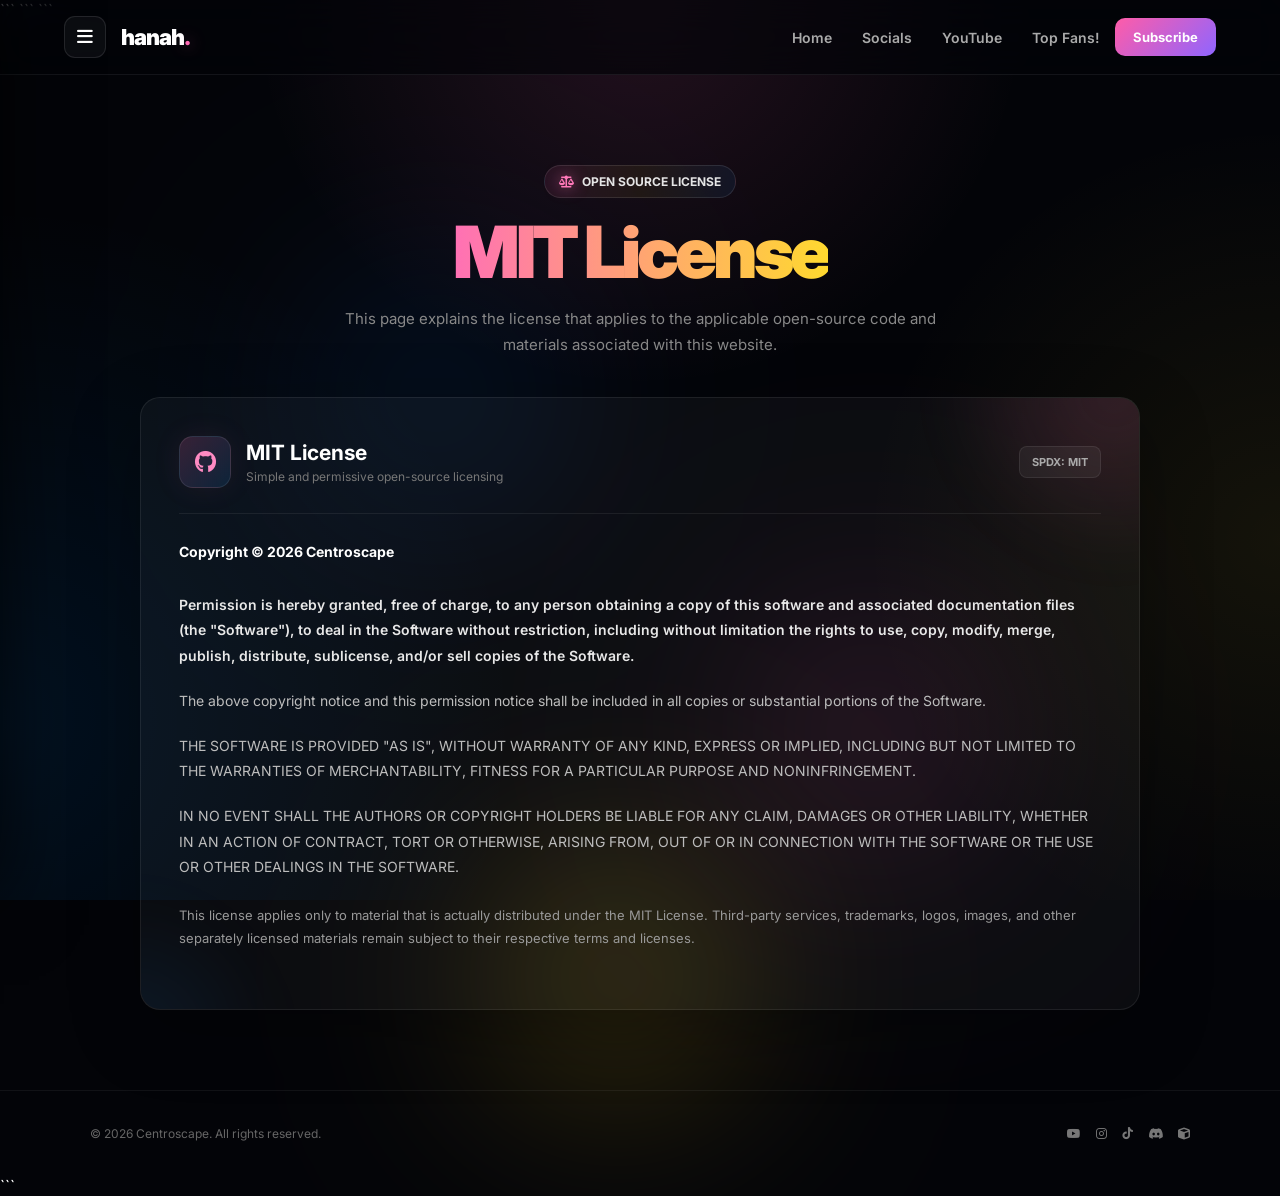
<file: LICENSE.HTML>
<!DOCTYPE html>

<html lang="en">

<head>
    <meta charset="UTF-8">
    <meta name="viewport" content="width=device-width, initial-scale=1.0">

```
<title>Hanahx - MIT License</title>

<!-- Font Awesome -->
<link
    rel="stylesheet"
    href="https://cdnjs.cloudflare.com/ajax/libs/font-awesome/6.5.2/css/all.min.css"
>

<!-- Google Font -->
<link
    href="https://fonts.googleapis.com/css2?family=Inter:wght@400;500;600;700;800;900&display=swap"
    rel="stylesheet"
>

<style>

    /* =========================================================
       RESET
    ========================================================= */

    * {
        margin: 0;
        padding: 0;
        box-sizing: border-box;
    }

    html {
        scroll-behavior: smooth;
    }

    body {
        background: #030408;
        color: white;
        font-family: "Inter", Arial, sans-serif;
        overflow-x: hidden;
        min-height: 100vh;
    }


    /* =========================================================
       ANIMATED BACKGROUND
    ========================================================= */

    body::before {
        content: "";
        position: fixed;
        inset: 0;
        z-index: -10;

        background:
            radial-gradient(
                circle at 50% 0%,
                rgba(255, 105, 180, 0.13),
                transparent 35%
            ),

            radial-gradient(
                circle at 0% 80%,
                rgba(0, 140, 255, 0.10),
                transparent 35%
            ),

            radial-gradient(
                circle at 100% 60%,
                rgba(255, 220, 40, 0.07),
                transparent 30%
            ),

            #030408;
    }


    .color-orb {
        position: fixed;

        width: 420px;
        height: 420px;

        border-radius: 50%;

        pointer-events: none;

        filter: blur(90px);

        opacity: 0.24;

        z-index: -5;

        mix-blend-mode: screen;

        will-change: transform;
    }


    .sakura-orb {
        background:
            radial-gradient(
                circle,
                rgba(255, 105, 180, 0.95),
                rgba(255, 70, 160, 0.35),
                transparent 70%
            );
    }


    .yellow-orb {
        background:
            radial-gradient(
                circle,
                rgba(255, 230, 55, 0.95),
                rgba(255, 190, 0, 0.35),
                transparent 70%
            );
    }


    .blue-orb {
        background:
            radial-gradient(
                circle,
                rgba(30, 150, 255, 0.95),
                rgba(0, 90, 255, 0.35),
                transparent 70%
            );
    }


    /* =========================================================
       GRAIN
    ========================================================= */

    body::after {
        content: "";

        position: fixed;
        inset: 0;

        pointer-events: none;

        z-index: 999;

        opacity: 0.045;

        background-image:
            url("data:image/svg+xml,%3Csvg viewBox='0 0 200 200' xmlns='http://www.w3.org/2000/svg'%3E%3Cfilter id='noise'%3E%3CfeTurbulence type='fractalNoise' baseFrequency='.9' numOctaves='4' stitchTiles='stitch'/%3E%3C/filter%3E%3Crect width='100%25' height='100%25' filter='url(%23noise)' opacity='.035'/%3E%3C/svg%3E");
    }


    /* =========================================================
       NAVBAR
    ========================================================= */

    .navbar {
        position: fixed;

        top: 0;
        left: 0;

        width: 100%;
        height: 75px;

        display: flex;
        align-items: center;

        gap: 15px;

        padding: 0 5%;

        background: rgba(3, 4, 8, 0.66);

        backdrop-filter: blur(20px);
        -webkit-backdrop-filter: blur(20px);

        border-bottom:
            1px solid rgba(255,255,255,0.07);

        z-index: 100;
    }


    .logo {
        font-size: 22px;
        font-weight: 900;
        letter-spacing: -1px;
    }


    .logo span {
        color: #ff69b4;

        text-shadow:
            0 0 15px rgba(255,105,180,0.8);
    }


    .nav-links {
        display: flex;

        gap: 30px;

        list-style: none;

        margin-left: auto;
    }


    .nav-links a {
        color: #aaa;

        text-decoration: none;

        font-size: 14px;

        font-weight: 600;

        transition: 0.25s ease;
    }


    .nav-links a:hover {
        color: white;

        text-shadow:
            0 0 15px rgba(255,255,255,0.35);
    }


    .nav-button {
        padding: 11px 18px;

        border-radius: 10px;

        background:
            linear-gradient(
                135deg,
                #ff5ca8,
                #8f65ff,
                #249cff
            );

        background-size: 200% 200%;

        color: white;

        text-decoration: none;

        font-size: 13px;

        font-weight: 700;

        transition: 0.3s ease;

        animation:
            buttonGradient 6s ease infinite;
    }


    .nav-button:hover {
        transform:
            translateY(-2px)
            scale(1.02);

        box-shadow:
            0 10px 35px rgba(255,105,180,0.22),
            0 0 25px rgba(40,150,255,0.15);
    }


    @keyframes buttonGradient {

        0% {
            background-position: 0% 50%;
        }

        50% {
            background-position: 100% 50%;
        }

        100% {
            background-position: 0% 50%;
        }

    }


    /* =========================================================
       MENU BUTTON
    ========================================================= */

    .menu-button {
        display: flex;

        align-items: center;
        justify-content: center;

        flex: 0 0 42px;

        width: 42px;
        height: 42px;

        padding: 0;

        border:
            1px solid rgba(255,255,255,0.10);

        border-radius: 11px;

        background:
            rgba(255,255,255,0.045);

        color: white;

        cursor: pointer;

        font-size: 18px;

        transition: 0.25s ease;

        z-index: 101;
    }


    .menu-button:hover {
        background:
            rgba(255,105,180,0.12);

        border-color:
            rgba(255,105,180,0.45);

        color: #ff9acb;

        transform:
            translateY(-1px);
    }


    .menu-button:active {
        transform: scale(0.94);
    }


    /* =========================================================
       SIDEBAR
    ========================================================= */

    .sidebar-overlay {
        position: fixed;
        inset: 0;

        background:
            rgba(0,0,0,0.72);

        backdrop-filter: blur(7px);
        -webkit-backdrop-filter: blur(7px);

        opacity: 0;

        visibility: hidden;

        pointer-events: none;

        transition:
            opacity 0.3s ease,
            visibility 0.3s ease;

        z-index: 1000;
    }


    .sidebar-overlay.active {
        opacity: 1;

        visibility: visible;

        pointer-events: auto;
    }


    .sidebar {
        position: fixed;

        top: 0;
        left: 0;

        width: min(320px, 85vw);

        height: 100vh;
        height: 100dvh;

        padding: 24px 20px;

        background:
            radial-gradient(
                circle at 0% 0%,
                rgba(255,105,180,0.15),
                transparent 32%
            ),

            radial-gradient(
                circle at 100% 100%,
                rgba(0,140,255,0.08),
                transparent 35%
            ),

            #07080d;

        border-right:
            1px solid rgba(255,105,180,0.20);

        box-shadow:
            20px 0 70px rgba(0,0,0,0.65);

        transform:
            translateX(-105%);

        transition:
            transform 0.35s
            cubic-bezier(.77,0,.18,1);

        z-index: 1001;

        display: flex;

        flex-direction: column;

        overflow-y: auto;
    }


    .sidebar.active {
        transform: translateX(0);
    }


    .sidebar-header {
        display: flex;

        align-items: center;

        justify-content: space-between;

        padding-bottom: 22px;

        border-bottom:
            1px solid rgba(255,255,255,0.07);
    }


    .sidebar-logo {
        font-size: 22px;

        font-weight: 900;

        letter-spacing: -1px;
    }


    .sidebar-logo span {
        color: #ff69b4;
    }


    .sidebar-close {
        width: 40px;
        height: 40px;

        border:
            1px solid rgba(255,255,255,0.08);

        border-radius: 10px;

        background:
            rgba(255,255,255,0.05);

        color: white;

        font-size: 17px;

        cursor: pointer;

        transition: 0.25s ease;
    }


    .sidebar-close:hover {
        background:
            rgba(255,70,120,0.12);

        border-color:
            rgba(255,105,180,0.35);

        color: #ff8fc5;
    }


    .sidebar-links {
        display: flex;

        flex-direction: column;

        gap: 8px;

        margin-top: 25px;
    }


    .sidebar-links a {
        display: flex;

        align-items: center;

        gap: 14px;

        padding: 14px 15px;

        border-radius: 11px;

        color: #aaa;

        text-decoration: none;

        font-size: 14px;

        font-weight: 600;

        transition: 0.25s ease;
    }


    .sidebar-links a i {
        width: 20px;

        text-align: center;

        transition: 0.25s ease;
    }


    .sidebar-links a:hover {
        color: white;

        background:
            linear-gradient(
                90deg,
                rgba(255,105,180,0.12),
                rgba(30,150,255,0.07)
            );

        transform:
            translateX(4px);
    }


    .sidebar-links a:hover i {
        color: #ff79b9;

        transform:
            scale(1.1);
    }


    .sidebar-subscribe {
        margin-top: auto;

        display: flex;

        align-items: center;

        justify-content: center;

        gap: 9px;

        padding: 13px;

        border-radius: 11px;

        background:
            linear-gradient(
                135deg,
                #ff5ca8,
                #8d65ff,
                #249cff
            );

        background-size: 200% 200%;

        color: white;

        text-decoration: none;

        font-size: 13px;

        font-weight: 700;

        transition: 0.25s ease;

        animation:
            buttonGradient 6s ease infinite;
    }


    .sidebar-subscribe:hover {
        transform:
            translateY(-2px);

        box-shadow:
            0 10px 30px
            rgba(255,105,180,0.2);
    }


    /* =========================================================
       LICENSE PAGE
    ========================================================= */

    .license-page {
        width: 100%;

        min-height: 100vh;

        padding:
            145px 20px 80px;
    }


    .license-container {
        width: min(1000px, 100%);

        margin: auto;

        animation:
            fadeUp 0.8s ease forwards;
    }


    /* =========================================================
       HEADER
    ========================================================= */

    .license-header {
        text-align: center;

        margin-bottom: 40px;
    }


    .license-badge {
        display: inline-flex;

        align-items: center;

        gap: 8px;

        padding:
            8px 14px;

        border-radius: 999px;

        background:
            linear-gradient(
                90deg,
                rgba(255,105,180,0.09),
                rgba(255,220,50,0.06),
                rgba(30,150,255,0.08)
            );

        border:
            1px solid
            rgba(255,255,255,0.10);

        color: #e5e5e5;

        font-size: 12px;

        font-weight: 700;

        margin-bottom: 18px;
    }


    .license-badge i {
        color: #ff79b9;

        text-shadow:
            0 0 15px
            rgba(255,105,180,0.7);
    }


    .license-header h1 {
        font-size:
            clamp(42px, 7vw, 72px);

        line-height: 1;

        font-weight: 900;

        letter-spacing: -4px;

        margin-bottom: 18px;
    }


    .license-header h1 span {
        background:
            linear-gradient(
                90deg,
                #ff70b5,
                #ffd92f,
                #39aaff,
                #ff70b5
            );

        background-size: 300% 100%;

        -webkit-background-clip: text;

        background-clip: text;

        color: transparent;

        animation:
            rainbowFlow 7s ease-in-out infinite;
    }


    .license-header p {
        max-width: 650px;

        margin: auto;

        color: #888;

        line-height: 1.7;

        font-size: 15px;
    }


    @keyframes rainbowFlow {

        0% {
            background-position: 0% 50%;
        }

        50% {
            background-position: 100% 50%;
        }

        100% {
            background-position: 0% 50%;
        }

    }


    /* =========================================================
       LICENSE CARD
    ========================================================= */

    .license-card {
        position: relative;

        overflow: hidden;

        background:
            rgba(255,255,255,0.035);

        border:
            1px solid
            rgba(255,255,255,0.08);

        border-radius: 20px;

        padding: 38px;

        box-shadow:
            0 20px 70px
            rgba(0,0,0,0.30);

        backdrop-filter: blur(15px);
        -webkit-backdrop-filter: blur(15px);
    }


    .license-card::before {
        content: "";

        position: absolute;

        width: 350px;
        height: 350px;

        right: -150px;
        top: -180px;

        background:
            radial-gradient(
                circle,
                rgba(255,105,180,0.15),
                transparent 70%
            );

        filter: blur(25px);

        pointer-events: none;
    }


    .license-card::after {
        content: "";

        position: absolute;

        width: 300px;
        height: 300px;

        left: -160px;
        bottom: -180px;

        background:
            radial-gradient(
                circle,
                rgba(30,150,255,0.10),
                transparent 70%
            );

        filter: blur(25px);

        pointer-events: none;
    }


    .license-top {
        position: relative;

        z-index: 2;

        display: flex;

        align-items: center;

        justify-content: space-between;

        gap: 20px;

        padding-bottom: 25px;

        margin-bottom: 25px;

        border-bottom:
            1px solid
            rgba(255,255,255,0.07);
    }


    .license-title {
        display: flex;

        align-items: center;

        gap: 15px;
    }


    .license-icon {
        width: 52px;
        height: 52px;

        display: flex;

        align-items: center;
        justify-content: center;

        border-radius: 14px;

        background:
            linear-gradient(
                135deg,
                rgba(255,105,180,0.18),
                rgba(30,150,255,0.13)
            );

        border:
            1px solid
            rgba(255,255,255,0.09);

        color: #ff8bc3;

        font-size: 22px;

        box-shadow:
            0 0 30px
            rgba(255,105,180,0.08);
    }


    .license-title h2 {
        font-size: 21px;

        margin-bottom: 4px;
    }


    .license-title p {
        color: #777;

        font-size: 12px;
    }


    .license-tag {
        padding:
            8px 12px;

        border-radius: 8px;

        background:
            rgba(255,255,255,0.05);

        border:
            1px solid
            rgba(255,255,255,0.08);

        color: #aaa;

        font-size: 11px;

        font-weight: 700;

        white-space: nowrap;
    }


    /* =========================================================
       LICENSE TEXT
    ========================================================= */

    .license-text {
        position: relative;

        z-index: 2;

        color: #bdbdbd;

        font-size: 14px;

        line-height: 1.8;
    }


    .license-text .copyright {
        color: white;

        font-weight: 700;

        margin-bottom: 25px;
    }


    .license-text p {
        margin-bottom: 20px;
    }


    .license-text .permission {
        color: #e8e8e8;

        font-weight: 600;

        margin-top: 28px;
    }


    .license-text .warning {
        color: #999;

        font-size: 13px;

        margin-top: 25px;
    }


    .license-text strong {
        color: white;
    }


    /* =========================================================
       FOOTER
    ========================================================= */

    footer {
        border-top:
            1px solid
            rgba(255,255,255,0.06);

        padding:
            35px 7%;

        display: flex;

        align-items: center;

        justify-content: space-between;

        color: #666;

        font-size: 12px;
    }


    .footer-socials {
        display: flex;

        gap: 15px;
    }


    .footer-socials a {
        color: #777;

        text-decoration: none;

        transition: 0.2s ease;
    }


    .footer-socials a:hover {
        color: #ff8bc3;

        text-shadow:
            0 0 15px
            rgba(255,105,180,0.45);
    }


    /* =========================================================
       ANIMATION
    ========================================================= */

    @keyframes fadeUp {

        from {
            opacity: 0;

            transform:
                translateY(30px);
        }

        to {
            opacity: 1;

            transform:
                translateY(0);
        }

    }


    /* =========================================================
       PC
    ========================================================= */

    @media (min-width: 851px) {

        .navbar {
            padding: 0 5%;
        }

        .menu-button {
            order: 1;
        }

        .navbar .logo {
            order: 2;
        }

        .navbar .nav-links {
            order: 3;
        }

        .navbar .nav-button {
            order: 4;
        }

    }


    /* =========================================================
       TABLET / IPAD
    ========================================================= */

    @media (max-width: 850px) {

        .navbar {
            padding: 0 20px;
        }

        .nav-links {
            display: none !important;
        }

        .navbar .nav-button {
            margin-left: auto;
        }

        .license-card {
            padding: 30px;
        }

    }


    /* =========================================================
       MOBILE
    ========================================================= */

    @media (max-width: 520px) {

        .navbar {
            padding: 0 15px;

            gap: 10px;
        }


        .menu-button {
            width: 40px;
            height: 40px;

            flex-basis: 40px;
        }


        .logo {
            font-size: 20px;
        }


        .nav-button {
            padding:
                10px 13px;

            font-size: 12px;
        }


        .license-page {
            padding:
                125px 15px 60px;
        }


        .license-header h1 {
            letter-spacing: -3px;
        }


        .license-card {
            padding: 22px;

            border-radius: 16px;
        }


        .license-top {
            align-items: flex-start;

            flex-direction: column;
        }


        .license-tag {
            align-self: flex-start;
        }


        .license-text {
            font-size: 13px;

            line-height: 1.75;
        }


        footer {
            flex-direction: column;

            gap: 20px;

            text-align: center;
        }


        .color-orb {
            width: 280px;
            height: 280px;

            filter: blur(70px);

            opacity: 0.20;
        }

    }

</style>
```

</head>

<body>

```
<!-- =========================================================
     MOVING COLOR LIGHTS
========================================================== -->

<div
    class="color-orb sakura-orb"
    id="sakuraOrb">
</div>

<div
    class="color-orb yellow-orb"
    id="yellowOrb">
</div>

<div
    class="color-orb blue-orb"
    id="blueOrb">
</div>


<!-- =========================================================
     SIDEBAR
========================================================== -->

<div
    class="sidebar-overlay"
    id="sidebarOverlay">
</div>


<aside
    class="sidebar"
    id="sidebar">

    <div class="sidebar-header">

        <div class="sidebar-logo">
            hanah<span>.</span>
        </div>

        <button
            class="sidebar-close"
            id="sidebarClose"
            aria-label="Close menu">

            <i class="fa-solid fa-xmark"></i>

        </button>

    </div>


    <nav class="sidebar-links">

        <a href="./index.html">

            <i class="fa-solid fa-house"></i>

            <span>Home</span>

        </a>


        <a href="./index.html#socials">

            <i class="fa-solid fa-share-nodes"></i>

            <span>Socials</span>

        </a>


        <a href="./index.html#youtube">

            <i class="fa-brands fa-youtube"></i>

            <span>YouTube</span>

        </a>


        <a href="./Fans.html">

            <i class="fa-solid fa-heart"></i>

            <span>Top Fans!</span>

        </a>


        <a href="./license.html">

            <i class="fa-solid fa-scale-balanced"></i>

            <span>License</span>

        </a>

    </nav>


    <a
        class="sidebar-subscribe"
        href="https://www.youtube.com/@HanahxYoutube"
        target="_blank">

        <i class="fa-brands fa-youtube"></i>

        Subscribe

    </a>

</aside>


<!-- =========================================================
     NAVBAR
========================================================== -->

<nav class="navbar">

    <button
        class="menu-button"
        id="menuButton"
        aria-label="Open menu"
        aria-expanded="false">

        <i class="fa-solid fa-bars"></i>

    </button>


    <div class="logo">
        hanah<span>.</span>
    </div>


    <ul class="nav-links">

        <li>
            <a href="./index.html">
                Home
            </a>
        </li>

        <li>
            <a href="./index.html#socials">
                Socials
            </a>
        </li>

        <li>
            <a href="./index.html#youtube">
                YouTube
            </a>
        </li>

        <li>
            <a href="./Fans.html">
                Top Fans!
            </a>
        </li>

    </ul>


    <a
        class="nav-button"
        href="https://www.youtube.com/@HanahxYoutube"
        target="_blank">

        Subscribe

    </a>

</nav>


<!-- =========================================================
     LICENSE
========================================================== -->

<main class="license-page">

    <div class="license-container">


        <header class="license-header">

            <div class="license-badge">

                <i class="fa-solid fa-scale-balanced"></i>

                OPEN SOURCE LICENSE

            </div>


            <h1>
                <span>MIT License</span>
            </h1>


            <p>
                This page explains the license that applies to
                the applicable open-source code and materials
                associated with this website.
            </p>

        </header>


        <section class="license-card">


            <div class="license-top">

                <div class="license-title">

                    <div class="license-icon">

                        <i class="fa-brands fa-github"></i>

                    </div>


                    <div>

                        <h2>
                            MIT License
                        </h2>

                        <p>
                            Simple and permissive open-source licensing
                        </p>

                    </div>

                </div>


                <div class="license-tag">
                    SPDX: MIT
                </div>

            </div>


            <div class="license-text">

                <div class="copyright">
                    Copyright © 2026 Centroscape
                </div>


                <p class="permission">
                    Permission is hereby granted, free of charge, to any person obtaining a copy of this software and associated documentation files (the "Software"), to deal in the Software without restriction, including without limitation the rights to use, copy, modify, merge, publish, distribute, sublicense, and/or sell copies of the Software.
                </p>


                <p>
                    The above copyright notice and this permission notice shall be included in all copies or substantial portions of the Software.
                </p>


                <p>
                    THE SOFTWARE IS PROVIDED "AS IS", WITHOUT WARRANTY OF ANY KIND, EXPRESS OR IMPLIED, INCLUDING BUT NOT LIMITED TO THE WARRANTIES OF MERCHANTABILITY, FITNESS FOR A PARTICULAR PURPOSE AND NONINFRINGEMENT.
                </p>


                <p>
                    IN NO EVENT SHALL THE AUTHORS OR COPYRIGHT HOLDERS BE LIABLE FOR ANY CLAIM, DAMAGES OR OTHER LIABILITY, WHETHER IN AN ACTION OF CONTRACT, TORT OR OTHERWISE, ARISING FROM, OUT OF OR IN CONNECTION WITH THE SOFTWARE OR THE USE OR OTHER DEALINGS IN THE SOFTWARE.
                </p>


                <p class="warning">
                    This license applies only to material that is actually distributed under the MIT License. Third-party services, trademarks, logos, images, and other separately licensed materials remain subject to their respective terms and licenses.
                </p>

            </div>

        </section>

    </div>

</main>


<!-- =========================================================
     FOOTER
========================================================== -->

<footer>

    <span>
        © 2026 Centroscape. All rights reserved.
    </span>


    <div class="footer-socials">

        <a
            href="https://www.youtube.com/@HanahxYoutube"
            target="_blank">

            <i class="fa-brands fa-youtube"></i>

        </a>


        <a
            href="https://instagram.com/yourgirlhanahx"
            target="_blank">

            <i class="fa-brands fa-instagram"></i>

        </a>


        <a
            href="https://tiktok.com/@yourgirlhanahx"
            target="_blank">

            <i class="fa-brands fa-tiktok"></i>

        </a>


        <a
            href="https://discord.gg/Hq4cXTWCWh"
            target="_blank">

            <i class="fa-brands fa-discord"></i>

        </a>


        <a
            href="https://roblox.com/users/4418117813/profile"
            target="_blank">

            <i class="fa-solid fa-cube"></i>

        </a>

    </div>

</footer>


<!-- =========================================================
     JAVASCRIPT
========================================================== -->

<script>

    /* =====================================================
       SIDEBAR
    ====================================================== */

    const menuButton =
        document.getElementById("menuButton");

    const sidebar =
        document.getElementById("sidebar");

    const sidebarClose =
        document.getElementById("sidebarClose");

    const sidebarOverlay =
        document.getElementById("sidebarOverlay");


    function openSidebar() {

        sidebar.classList.add("active");

        sidebarOverlay.classList.add("active");

        menuButton.setAttribute(
            "aria-expanded",
            "true"
        );

        document.body.style.overflow = "hidden";

    }


    function closeSidebar() {

        sidebar.classList.remove("active");

        sidebarOverlay.classList.remove("active");

        menuButton.setAttribute(
            "aria-expanded",
            "false"
        );

        document.body.style.overflow = "";

    }


    menuButton.addEventListener(
        "click",
        openSidebar
    );


    sidebarClose.addEventListener(
        "click",
        closeSidebar
    );


    sidebarOverlay.addEventListener(
        "click",
        closeSidebar
    );


    document
        .querySelectorAll(".sidebar-links a")
        .forEach(link => {

            link.addEventListener(
                "click",
                closeSidebar
            );

        });


    document.addEventListener(
        "keydown",
        event => {

            if (event.key === "Escape") {
                closeSidebar();
            }

        }
    );


    /* =====================================================
       MOVING COLOR ORBS
    ====================================================== */

    const sakura =
        document.getElementById("sakuraOrb");

    const yellow =
        document.getElementById("yellowOrb");

    const blue =
        document.getElementById("blueOrb");


    let time = 0;


    function animateColors() {

        time += 0.003;


        /* Sakura */

        const sakuraX =
            50 +
            Math.sin(time * 1.05) * 38;

        const sakuraY =
            30 +
            Math.cos(time * 0.8) * 27;


        sakura.style.left =
            sakuraX + "%";

        sakura.style.top =
            sakuraY + "%";


        /* Yellow */

        const yellowX =
            50 +
            Math.cos(time * 0.72 + 2) * 43;

        const yellowY =
            55 +
            Math.sin(time * 0.95 + 1) * 35;


        yellow.style.left =
            yellowX + "%";

        yellow.style.top =
            yellowY + "%";


        /* Blue */

        const blueX =
            50 +
            Math.sin(time * 0.62 + 4) * 42;

        const blueY =
            55 +
            Math.cos(time * 0.88 + 3) * 36;


        blue.style.left =
            blueX + "%";

        blue.style.top =
            blueY + "%";


        /* Brightness */

        const sakuraBrightness =
            0.19 +
            Math.abs(
                Math.sin(time * 1.3)
            ) * 0.16;


        const yellowBrightness =
            0.17 +
            Math.abs(
                Math.cos(time * 1.1)
            ) * 0.15;


        const blueBrightness =
            0.19 +
            Math.abs(
                Math.sin(time * 0.9)
            ) * 0.16;


        sakura.style.opacity =
            sakuraBrightness;

        yellow.style.opacity =
            yellowBrightness;

        blue.style.opacity =
            blueBrightness;


        requestAnimationFrame(
            animateColors
        );

    }


    animateColors();


    /* =====================================================
       SUBTLE COLOR MOVEMENT
    ====================================================== */

    let cursorTime = 0;


    function cursorGlow() {

        cursorTime += 0.01;


        sakura.style.transform =
            `translate(
                ${Math.sin(cursorTime) * 8}px,
                ${Math.cos(cursorTime * 0.8) * 8}px
            )`;


        yellow.style.transform =
            `translate(
                ${Math.cos(cursorTime * 0.7) * 10}px,
                ${Math.sin(cursorTime * 0.9) * 10}px
            )`;


        blue.style.transform =
            `translate(
                ${Math.sin(cursorTime * 0.6) * 12}px,
                ${Math.cos(cursorTime * 0.75) * 12}px
            )`;


        requestAnimationFrame(
            cursorGlow
        );

    }


    cursorGlow();

</script>
```

</body>

</html>
</file>
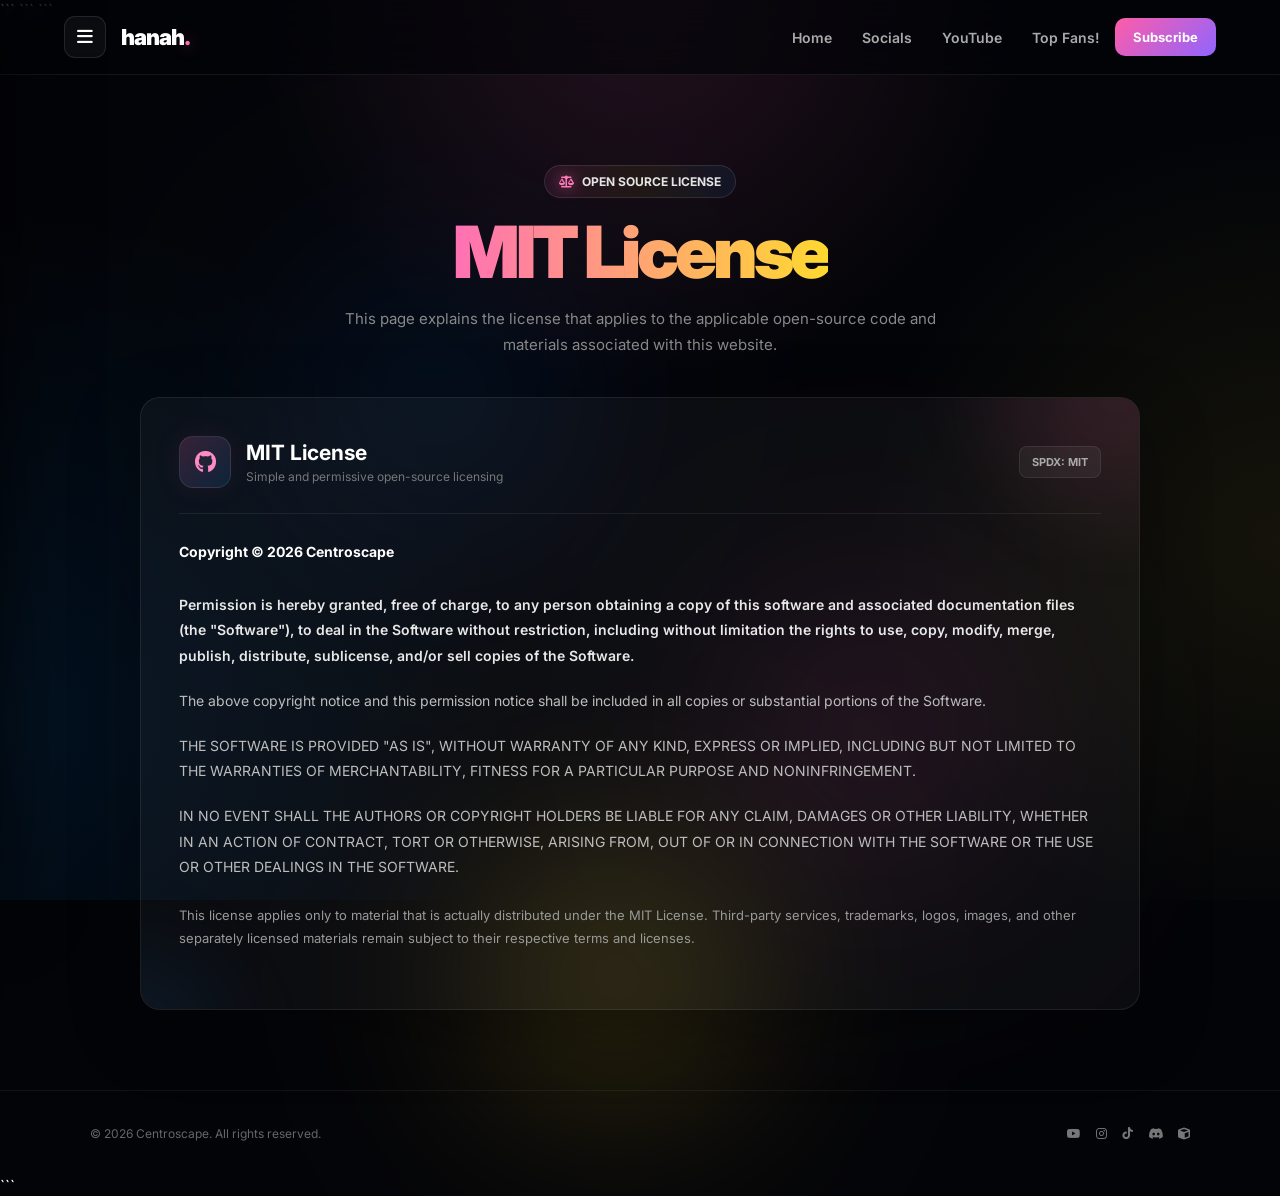
<file: luxor.html>
<!DOCTYPE html>

<html lang="en">

<head>
    <meta charset="UTF-8">
    <meta name="viewport" content="width=device-width, initial-scale=1.0">

```
<title>Hanahx - MIT License</title>

<!-- Font Awesome -->
<link
    rel="stylesheet"
    href="https://cdnjs.cloudflare.com/ajax/libs/font-awesome/6.5.2/css/all.min.css"
>

<!-- Google Font -->
<link
    href="https://fonts.googleapis.com/css2?family=Inter:wght@400;500;600;700;800;900&display=swap"
    rel="stylesheet"
>

<style>

    /* =========================================================
       RESET
    ========================================================= */

    * {
        margin: 0;
        padding: 0;
        box-sizing: border-box;
    }

    html {
        scroll-behavior: smooth;
    }

    body {
        background: #030408;
        color: white;
        font-family: "Inter", Arial, sans-serif;
        overflow-x: hidden;
        min-height: 100vh;
    }


    /* =========================================================
       ANIMATED BACKGROUND
    ========================================================= */

    body::before {
        content: "";
        position: fixed;
        inset: 0;
        z-index: -10;

        background:
            radial-gradient(
                circle at 50% 0%,
                rgba(255, 105, 180, 0.13),
                transparent 35%
            ),

            radial-gradient(
                circle at 0% 80%,
                rgba(0, 140, 255, 0.10),
                transparent 35%
            ),

            radial-gradient(
                circle at 100% 60%,
                rgba(255, 220, 40, 0.07),
                transparent 30%
            ),

            #030408;
    }


    .color-orb {
        position: fixed;

        width: 420px;
        height: 420px;

        border-radius: 50%;

        pointer-events: none;

        filter: blur(90px);

        opacity: 0.24;

        z-index: -5;

        mix-blend-mode: screen;

        will-change: transform;
    }


    .sakura-orb {
        background:
            radial-gradient(
                circle,
                rgba(255, 105, 180, 0.95),
                rgba(255, 70, 160, 0.35),
                transparent 70%
            );
    }


    .yellow-orb {
        background:
            radial-gradient(
                circle,
                rgba(255, 230, 55, 0.95),
                rgba(255, 190, 0, 0.35),
                transparent 70%
            );
    }


    .blue-orb {
        background:
            radial-gradient(
                circle,
                rgba(30, 150, 255, 0.95),
                rgba(0, 90, 255, 0.35),
                transparent 70%
            );
    }


    /* =========================================================
       GRAIN
    ========================================================= */

    body::after {
        content: "";

        position: fixed;
        inset: 0;

        pointer-events: none;

        z-index: 999;

        opacity: 0.045;

        background-image:
            url("data:image/svg+xml,%3Csvg viewBox='0 0 200 200' xmlns='http://www.w3.org/2000/svg'%3E%3Cfilter id='noise'%3E%3CfeTurbulence type='fractalNoise' baseFrequency='.9' numOctaves='4' stitchTiles='stitch'/%3E%3C/filter%3E%3Crect width='100%25' height='100%25' filter='url(%23noise)' opacity='.035'/%3E%3C/svg%3E");
    }


    /* =========================================================
       NAVBAR
    ========================================================= */

    .navbar {
        position: fixed;

        top: 0;
        left: 0;

        width: 100%;
        height: 75px;

        display: flex;
        align-items: center;

        gap: 15px;

        padding: 0 5%;

        background: rgba(3, 4, 8, 0.66);

        backdrop-filter: blur(20px);
        -webkit-backdrop-filter: blur(20px);

        border-bottom:
            1px solid rgba(255,255,255,0.07);

        z-index: 100;
    }


    .logo {
        font-size: 22px;
        font-weight: 900;
        letter-spacing: -1px;
    }


    .logo span {
        color: #ff69b4;

        text-shadow:
            0 0 15px rgba(255,105,180,0.8);
    }


    .nav-links {
        display: flex;

        gap: 30px;

        list-style: none;

        margin-left: auto;
    }


    .nav-links a {
        color: #aaa;

        text-decoration: none;

        font-size: 14px;

        font-weight: 600;

        transition: 0.25s ease;
    }


    .nav-links a:hover {
        color: white;

        text-shadow:
            0 0 15px rgba(255,255,255,0.35);
    }


    .nav-button {
        padding: 11px 18px;

        border-radius: 10px;

        background:
            linear-gradient(
                135deg,
                #ff5ca8,
                #8f65ff,
                #249cff
            );

        background-size: 200% 200%;

        color: white;

        text-decoration: none;

        font-size: 13px;

        font-weight: 700;

        transition: 0.3s ease;

        animation:
            buttonGradient 6s ease infinite;
    }


    .nav-button:hover {
        transform:
            translateY(-2px)
            scale(1.02);

        box-shadow:
            0 10px 35px rgba(255,105,180,0.22),
            0 0 25px rgba(40,150,255,0.15);
    }


    @keyframes buttonGradient {

        0% {
            background-position: 0% 50%;
        }

        50% {
            background-position: 100% 50%;
        }

        100% {
            background-position: 0% 50%;
        }

    }


    /* =========================================================
       MENU BUTTON
    ========================================================= */

    .menu-button {
        display: flex;

        align-items: center;
        justify-content: center;

        flex: 0 0 42px;

        width: 42px;
        height: 42px;

        padding: 0;

        border:
            1px solid rgba(255,255,255,0.10);

        border-radius: 11px;

        background:
            rgba(255,255,255,0.045);

        color: white;

        cursor: pointer;

        font-size: 18px;

        transition: 0.25s ease;

        z-index: 101;
    }


    .menu-button:hover {
        background:
            rgba(255,105,180,0.12);

        border-color:
            rgba(255,105,180,0.45);

        color: #ff9acb;

        transform:
            translateY(-1px);
    }


    .menu-button:active {
        transform: scale(0.94);
    }


    /* =========================================================
       SIDEBAR
    ========================================================= */

    .sidebar-overlay {
        position: fixed;
        inset: 0;

        background:
            rgba(0,0,0,0.72);

        backdrop-filter: blur(7px);
        -webkit-backdrop-filter: blur(7px);

        opacity: 0;

        visibility: hidden;

        pointer-events: none;

        transition:
            opacity 0.3s ease,
            visibility 0.3s ease;

        z-index: 1000;
    }


    .sidebar-overlay.active {
        opacity: 1;

        visibility: visible;

        pointer-events: auto;
    }


    .sidebar {
        position: fixed;

        top: 0;
        left: 0;

        width: min(320px, 85vw);

        height: 100vh;
        height: 100dvh;

        padding: 24px 20px;

        background:
            radial-gradient(
                circle at 0% 0%,
                rgba(255,105,180,0.15),
                transparent 32%
            ),

            radial-gradient(
                circle at 100% 100%,
                rgba(0,140,255,0.08),
                transparent 35%
            ),

            #07080d;

        border-right:
            1px solid rgba(255,105,180,0.20);

        box-shadow:
            20px 0 70px rgba(0,0,0,0.65);

        transform:
            translateX(-105%);

        transition:
            transform 0.35s
            cubic-bezier(.77,0,.18,1);

        z-index: 1001;

        display: flex;

        flex-direction: column;

        overflow-y: auto;
    }


    .sidebar.active {
        transform: translateX(0);
    }


    .sidebar-header {
        display: flex;

        align-items: center;

        justify-content: space-between;

        padding-bottom: 22px;

        border-bottom:
            1px solid rgba(255,255,255,0.07);
    }


    .sidebar-logo {
        font-size: 22px;

        font-weight: 900;

        letter-spacing: -1px;
    }


    .sidebar-logo span {
        color: #ff69b4;
    }


    .sidebar-close {
        width: 40px;
        height: 40px;

        border:
            1px solid rgba(255,255,255,0.08);

        border-radius: 10px;

        background:
            rgba(255,255,255,0.05);

        color: white;

        font-size: 17px;

        cursor: pointer;

        transition: 0.25s ease;
    }


    .sidebar-close:hover {
        background:
            rgba(255,70,120,0.12);

        border-color:
            rgba(255,105,180,0.35);

        color: #ff8fc5;
    }


    .sidebar-links {
        display: flex;

        flex-direction: column;

        gap: 8px;

        margin-top: 25px;
    }


    .sidebar-links a {
        display: flex;

        align-items: center;

        gap: 14px;

        padding: 14px 15px;

        border-radius: 11px;

        color: #aaa;

        text-decoration: none;

        font-size: 14px;

        font-weight: 600;

        transition: 0.25s ease;
    }


    .sidebar-links a i {
        width: 20px;

        text-align: center;

        transition: 0.25s ease;
    }


    .sidebar-links a:hover {
        color: white;

        background:
            linear-gradient(
                90deg,
                rgba(255,105,180,0.12),
                rgba(30,150,255,0.07)
            );

        transform:
            translateX(4px);
    }


    .sidebar-links a:hover i {
        color: #ff79b9;

        transform:
            scale(1.1);
    }


    .sidebar-subscribe {
        margin-top: auto;

        display: flex;

        align-items: center;

        justify-content: center;

        gap: 9px;

        padding: 13px;

        border-radius: 11px;

        background:
            linear-gradient(
                135deg,
                #ff5ca8,
                #8d65ff,
                #249cff
            );

        background-size: 200% 200%;

        color: white;

        text-decoration: none;

        font-size: 13px;

        font-weight: 700;

        transition: 0.25s ease;

        animation:
            buttonGradient 6s ease infinite;
    }


    .sidebar-subscribe:hover {
        transform:
            translateY(-2px);

        box-shadow:
            0 10px 30px
            rgba(255,105,180,0.2);
    }


    /* =========================================================
       LICENSE PAGE
    ========================================================= */

    .license-page {
        width: 100%;

        min-height: 100vh;

        padding:
            145px 20px 80px;
    }


    .license-container {
        width: min(1000px, 100%);

        margin: auto;

        animation:
            fadeUp 0.8s ease forwards;
    }


    /* =========================================================
       HEADER
    ========================================================= */

    .license-header {
        text-align: center;

        margin-bottom: 40px;
    }


    .license-badge {
        display: inline-flex;

        align-items: center;

        gap: 8px;

        padding:
            8px 14px;

        border-radius: 999px;

        background:
            linear-gradient(
                90deg,
                rgba(255,105,180,0.09),
                rgba(255,220,50,0.06),
                rgba(30,150,255,0.08)
            );

        border:
            1px solid
            rgba(255,255,255,0.10);

        color: #e5e5e5;

        font-size: 12px;

        font-weight: 700;

        margin-bottom: 18px;
    }


    .license-badge i {
        color: #ff79b9;

        text-shadow:
            0 0 15px
            rgba(255,105,180,0.7);
    }


    .license-header h1 {
        font-size:
            clamp(42px, 7vw, 72px);

        line-height: 1;

        font-weight: 900;

        letter-spacing: -4px;

        margin-bottom: 18px;
    }


    .license-header h1 span {
        background:
            linear-gradient(
                90deg,
                #ff70b5,
                #ffd92f,
                #39aaff,
                #ff70b5
            );

        background-size: 300% 100%;

        -webkit-background-clip: text;

        background-clip: text;

        color: transparent;

        animation:
            rainbowFlow 7s ease-in-out infinite;
    }


    .license-header p {
        max-width: 650px;

        margin: auto;

        color: #888;

        line-height: 1.7;

        font-size: 15px;
    }


    @keyframes rainbowFlow {

        0% {
            background-position: 0% 50%;
        }

        50% {
            background-position: 100% 50%;
        }

        100% {
            background-position: 0% 50%;
        }

    }


    /* =========================================================
       LICENSE CARD
    ========================================================= */

    .license-card {
        position: relative;

        overflow: hidden;

        background:
            rgba(255,255,255,0.035);

        border:
            1px solid
            rgba(255,255,255,0.08);

        border-radius: 20px;

        padding: 38px;

        box-shadow:
            0 20px 70px
            rgba(0,0,0,0.30);

        backdrop-filter: blur(15px);
        -webkit-backdrop-filter: blur(15px);
    }


    .license-card::before {
        content: "";

        position: absolute;

        width: 350px;
        height: 350px;

        right: -150px;
        top: -180px;

        background:
            radial-gradient(
                circle,
                rgba(255,105,180,0.15),
                transparent 70%
            );

        filter: blur(25px);

        pointer-events: none;
    }


    .license-card::after {
        content: "";

        position: absolute;

        width: 300px;
        height: 300px;

        left: -160px;
        bottom: -180px;

        background:
            radial-gradient(
                circle,
                rgba(30,150,255,0.10),
                transparent 70%
            );

        filter: blur(25px);

        pointer-events: none;
    }


    .license-top {
        position: relative;

        z-index: 2;

        display: flex;

        align-items: center;

        justify-content: space-between;

        gap: 20px;

        padding-bottom: 25px;

        margin-bottom: 25px;

        border-bottom:
            1px solid
            rgba(255,255,255,0.07);
    }


    .license-title {
        display: flex;

        align-items: center;

        gap: 15px;
    }


    .license-icon {
        width: 52px;
        height: 52px;

        display: flex;

        align-items: center;
        justify-content: center;

        border-radius: 14px;

        background:
            linear-gradient(
                135deg,
                rgba(255,105,180,0.18),
                rgba(30,150,255,0.13)
            );

        border:
            1px solid
            rgba(255,255,255,0.09);

        color: #ff8bc3;

        font-size: 22px;

        box-shadow:
            0 0 30px
            rgba(255,105,180,0.08);
    }


    .license-title h2 {
        font-size: 21px;

        margin-bottom: 4px;
    }


    .license-title p {
        color: #777;

        font-size: 12px;
    }


    .license-tag {
        padding:
            8px 12px;

        border-radius: 8px;

        background:
            rgba(255,255,255,0.05);

        border:
            1px solid
            rgba(255,255,255,0.08);

        color: #aaa;

        font-size: 11px;

        font-weight: 700;

        white-space: nowrap;
    }


    /* =========================================================
       LICENSE TEXT
    ========================================================= */

    .license-text {
        position: relative;

        z-index: 2;

        color: #bdbdbd;

        font-size: 14px;

        line-height: 1.8;
    }


    .license-text .copyright {
        color: white;

        font-weight: 700;

        margin-bottom: 25px;
    }


    .license-text p {
        margin-bottom: 20px;
    }


    .license-text .permission {
        color: #e8e8e8;

        font-weight: 600;

        margin-top: 28px;
    }


    .license-text .warning {
        color: #999;

        font-size: 13px;

        margin-top: 25px;
    }


    .license-text strong {
        color: white;
    }


    /* =========================================================
       FOOTER
    ========================================================= */

    footer {
        border-top:
            1px solid
            rgba(255,255,255,0.06);

        padding:
            35px 7%;

        display: flex;

        align-items: center;

        justify-content: space-between;

        color: #666;

        font-size: 12px;
    }


    .footer-socials {
        display: flex;

        gap: 15px;
    }


    .footer-socials a {
        color: #777;

        text-decoration: none;

        transition: 0.2s ease;
    }


    .footer-socials a:hover {
        color: #ff8bc3;

        text-shadow:
            0 0 15px
            rgba(255,105,180,0.45);
    }


    /* =========================================================
       ANIMATION
    ========================================================= */

    @keyframes fadeUp {

        from {
            opacity: 0;

            transform:
                translateY(30px);
        }

        to {
            opacity: 1;

            transform:
                translateY(0);
        }

    }


    /* =========================================================
       PC
    ========================================================= */

    @media (min-width: 851px) {

        .navbar {
            padding: 0 5%;
        }

        .menu-button {
            order: 1;
        }

        .navbar .logo {
            order: 2;
        }

        .navbar .nav-links {
            order: 3;
        }

        .navbar .nav-button {
            order: 4;
        }

    }


    /* =========================================================
       TABLET / IPAD
    ========================================================= */

    @media (max-width: 850px) {

        .navbar {
            padding: 0 20px;
        }

        .nav-links {
            display: none !important;
        }

        .navbar .nav-button {
            margin-left: auto;
        }

        .license-card {
            padding: 30px;
        }

    }


    /* =========================================================
       MOBILE
    ========================================================= */

    @media (max-width: 520px) {

        .navbar {
            padding: 0 15px;

            gap: 10px;
        }


        .menu-button {
            width: 40px;
            height: 40px;

            flex-basis: 40px;
        }


        .logo {
            font-size: 20px;
        }


        .nav-button {
            padding:
                10px 13px;

            font-size: 12px;
        }


        .license-page {
            padding:
                125px 15px 60px;
        }


        .license-header h1 {
            letter-spacing: -3px;
        }


        .license-card {
            padding: 22px;

            border-radius: 16px;
        }


        .license-top {
            align-items: flex-start;

            flex-direction: column;
        }


        .license-tag {
            align-self: flex-start;
        }


        .license-text {
            font-size: 13px;

            line-height: 1.75;
        }


        footer {
            flex-direction: column;

            gap: 20px;

            text-align: center;
        }


        .color-orb {
            width: 280px;
            height: 280px;

            filter: blur(70px);

            opacity: 0.20;
        }

    }

</style>
```

</head>

<body>

```
<!-- =========================================================
     MOVING COLOR LIGHTS
========================================================== -->

<div
    class="color-orb sakura-orb"
    id="sakuraOrb">
</div>

<div
    class="color-orb yellow-orb"
    id="yellowOrb">
</div>

<div
    class="color-orb blue-orb"
    id="blueOrb">
</div>


<!-- =========================================================
     SIDEBAR
========================================================== -->

<div
    class="sidebar-overlay"
    id="sidebarOverlay">
</div>


<aside
    class="sidebar"
    id="sidebar">

    <div class="sidebar-header">

        <div class="sidebar-logo">
            hanah<span>.</span>
        </div>

        <button
            class="sidebar-close"
            id="sidebarClose"
            aria-label="Close menu">

            <i class="fa-solid fa-xmark"></i>

        </button>

    </div>


    <nav class="sidebar-links">

        <a href="./index.html">

            <i class="fa-solid fa-house"></i>

            <span>Home</span>

        </a>


        <a href="./index.html#socials">

            <i class="fa-solid fa-share-nodes"></i>

            <span>Socials</span>

        </a>


        <a href="./index.html#youtube">

            <i class="fa-brands fa-youtube"></i>

            <span>YouTube</span>

        </a>


        <a href="./Fans.html">

            <i class="fa-solid fa-heart"></i>

            <span>Top Fans!</span>

        </a>


            

    </nav>


    <a
        class="sidebar-subscribe"
        href="https://www.youtube.com/@HanahxYoutube"
        target="_blank">

        <i class="fa-brands fa-youtube"></i>

        Subscribe

    </a>

</aside>


<!-- =========================================================
     NAVBAR
========================================================== -->

<nav class="navbar">

    <button
        class="menu-button"
        id="menuButton"
        aria-label="Open menu"
        aria-expanded="false">

        <i class="fa-solid fa-bars"></i>

    </button>


    <div class="logo">
        hanah<span>.</span>
    </div>


    <ul class="nav-links">

        <li>
            <a href="./index.html">
                Home
            </a>
        </li>

        <li>
            <a href="./index.html#socials">
                Socials
            </a>
        </li>

        <li>
            <a href="./index.html#youtube">
                YouTube
            </a>
        </li>

        <li>
            <a href="./Fans.html">
                Top Fans!
            </a>
        </li>

    </ul>


    <a
        class="nav-button"
        href="https://www.youtube.com/@HanahxYoutube"
        target="_blank">

        Subscribe

    </a>

</nav>


<!-- =========================================================
     LICENSE
========================================================== -->

<main class="license-page">

    <div class="license-container">


        <header class="license-header">

            <div class="license-badge">

                <i class="fa-solid fa-scale-balanced"></i>

                OPEN SOURCE LICENSE

            </div>


            <h1>
                <span>MIT License</span>
            </h1>


            <p>
                This page explains the license that applies to
                the applicable open-source code and materials
                associated with this website.
            </p>

        </header>


        <section class="license-card">


            <div class="license-top">

                <div class="license-title">

                    <div class="license-icon">

                        <i class="fa-brands fa-github"></i>

                    </div>


                    <div>

                        <h2>
                            MIT License
                        </h2>

                        <p>
                            Simple and permissive open-source licensing
                        </p>

                    </div>

                </div>


                <div class="license-tag">
                    SPDX: MIT
                </div>

            </div>


            <div class="license-text">

                <div class="copyright">
                    Copyright © 2026 Centroscape
                </div>


                <p class="permission">
                    Permission is hereby granted, free of charge, to any person obtaining a copy of this software and associated documentation files (the "Software"), to deal in the Software without restriction, including without limitation the rights to use, copy, modify, merge, publish, distribute, sublicense, and/or sell copies of the Software.
                </p>


                <p>
                    The above copyright notice and this permission notice shall be included in all copies or substantial portions of the Software.
                </p>


                <p>
                    THE SOFTWARE IS PROVIDED "AS IS", WITHOUT WARRANTY OF ANY KIND, EXPRESS OR IMPLIED, INCLUDING BUT NOT LIMITED TO THE WARRANTIES OF MERCHANTABILITY, FITNESS FOR A PARTICULAR PURPOSE AND NONINFRINGEMENT.
                </p>


                <p>
                    IN NO EVENT SHALL THE AUTHORS OR COPYRIGHT HOLDERS BE LIABLE FOR ANY CLAIM, DAMAGES OR OTHER LIABILITY, WHETHER IN AN ACTION OF CONTRACT, TORT OR OTHERWISE, ARISING FROM, OUT OF OR IN CONNECTION WITH THE SOFTWARE OR THE USE OR OTHER DEALINGS IN THE SOFTWARE.
                </p>


                <p class="warning">
                    This license applies only to material that is actually distributed under the MIT License. Third-party services, trademarks, logos, images, and other separately licensed materials remain subject to their respective terms and licenses.
                </p>

            </div>

        </section>

    </div>

</main>


<!-- =========================================================
     FOOTER
========================================================== -->

<footer>

    <span>
        © 2026 Centroscape. All rights reserved.
    </span>


    <div class="footer-socials">

        <a
            href="https://www.youtube.com/@HanahxYoutube"
            target="_blank">

            <i class="fa-brands fa-youtube"></i>

        </a>


        <a
            href="https://instagram.com/yourgirlhanahx"
            target="_blank">

            <i class="fa-brands fa-instagram"></i>

        </a>


        <a
            href="https://tiktok.com/@yourgirlhanahx"
            target="_blank">

            <i class="fa-brands fa-tiktok"></i>

        </a>


        <a
            href="https://discord.gg/Hq4cXTWCWh"
            target="_blank">

            <i class="fa-brands fa-discord"></i>

        </a>


        <a
            href="https://roblox.com/users/4418117813/profile"
            target="_blank">

            <i class="fa-solid fa-cube"></i>

        </a>

    </div>

</footer>


<!-- =========================================================
     JAVASCRIPT
========================================================== -->

<script>

    /* =====================================================
       SIDEBAR
    ====================================================== */

    const menuButton =
        document.getElementById("menuButton");

    const sidebar =
        document.getElementById("sidebar");

    const sidebarClose =
        document.getElementById("sidebarClose");

    const sidebarOverlay =
        document.getElementById("sidebarOverlay");


    function openSidebar() {

        sidebar.classList.add("active");

        sidebarOverlay.classList.add("active");

        menuButton.setAttribute(
            "aria-expanded",
            "true"
        );

        document.body.style.overflow = "hidden";

    }


    function closeSidebar() {

        sidebar.classList.remove("active");

        sidebarOverlay.classList.remove("active");

        menuButton.setAttribute(
            "aria-expanded",
            "false"
        );

        document.body.style.overflow = "";

    }


    menuButton.addEventListener(
        "click",
        openSidebar
    );


    sidebarClose.addEventListener(
        "click",
        closeSidebar
    );


    sidebarOverlay.addEventListener(
        "click",
        closeSidebar
    );


    document
        .querySelectorAll(".sidebar-links a")
        .forEach(link => {

            link.addEventListener(
                "click",
                closeSidebar
            );

        });


    document.addEventListener(
        "keydown",
        event => {

            if (event.key === "Escape") {
                closeSidebar();
            }

        }
    );


    /* =====================================================
       MOVING COLOR ORBS
    ====================================================== */

    const sakura =
        document.getElementById("sakuraOrb");

    const yellow =
        document.getElementById("yellowOrb");

    const blue =
        document.getElementById("blueOrb");


    let time = 0;


    function animateColors() {

        time += 0.003;


        /* Sakura */

        const sakuraX =
            50 +
            Math.sin(time * 1.05) * 38;

        const sakuraY =
            30 +
            Math.cos(time * 0.8) * 27;


        sakura.style.left =
            sakuraX + "%";

        sakura.style.top =
            sakuraY + "%";


        /* Yellow */

        const yellowX =
            50 +
            Math.cos(time * 0.72 + 2) * 43;

        const yellowY =
            55 +
            Math.sin(time * 0.95 + 1) * 35;


        yellow.style.left =
            yellowX + "%";

        yellow.style.top =
            yellowY + "%";


        /* Blue */

        const blueX =
            50 +
            Math.sin(time * 0.62 + 4) * 42;

        const blueY =
            55 +
            Math.cos(time * 0.88 + 3) * 36;


        blue.style.left =
            blueX + "%";

        blue.style.top =
            blueY + "%";


        /* Brightness */

        const sakuraBrightness =
            0.19 +
            Math.abs(
                Math.sin(time * 1.3)
            ) * 0.16;


        const yellowBrightness =
            0.17 +
            Math.abs(
                Math.cos(time * 1.1)
            ) * 0.15;


        const blueBrightness =
            0.19 +
            Math.abs(
                Math.sin(time * 0.9)
            ) * 0.16;


        sakura.style.opacity =
            sakuraBrightness;

        yellow.style.opacity =
            yellowBrightness;

        blue.style.opacity =
            blueBrightness;


        requestAnimationFrame(
            animateColors
        );

    }


    animateColors();


    /* =====================================================
       SUBTLE COLOR MOVEMENT
    ====================================================== */

    let cursorTime = 0;


    function cursorGlow() {

        cursorTime += 0.01;


        sakura.style.transform =
            `translate(
                ${Math.sin(cursorTime) * 8}px,
                ${Math.cos(cursorTime * 0.8) * 8}px
            )`;


        yellow.style.transform =
            `translate(
                ${Math.cos(cursorTime * 0.7) * 10}px,
                ${Math.sin(cursorTime * 0.9) * 10}px
            )`;


        blue.style.transform =
            `translate(
                ${Math.sin(cursorTime * 0.6) * 12}px,
                ${Math.cos(cursorTime * 0.75) * 12}px
            )`;


        requestAnimationFrame(
            cursorGlow
        );

    }


    cursorGlow();

</script>
```

</body>

</html>
</file>
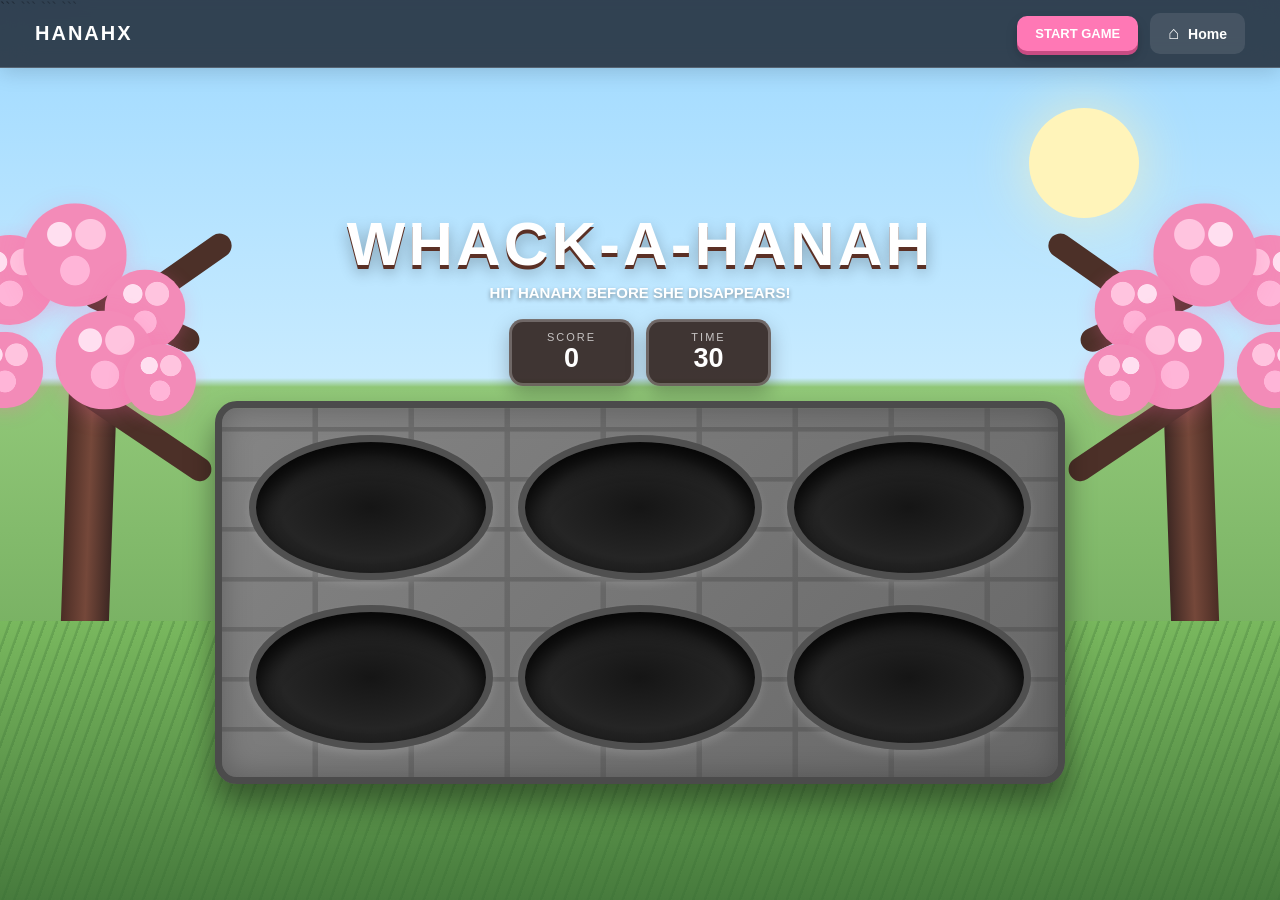
<file: whackahanah.html>
<!DOCTYPE html>

<html lang="en">
<head>
    <meta charset="UTF-8">
    <meta name="viewport" content="width=device-width, initial-scale=1.0">

```
<title>Hanahx - Whack a Mole</title>

<style>
    * {
        box-sizing: border-box;
        margin: 0;
        padding: 0;
    }

    body {
        overflow: hidden;
        font-family: Arial, Helvetica, sans-serif;
        background: linear-gradient(
            to bottom,
            #9ed9ff 0%,
            #c8ebff 42%,
            #91c878 43%,
            #5f994d 100%
        );
        height: 100vh;
        user-select: none;
    }

    /* =========================
       TOP BAR
    ========================= */

    .home-bar {
        position: fixed;
        top: 0;
        left: 0;
        width: 100%;
        height: 68px;

        display: flex;
        align-items: center;
        justify-content: space-between;

        padding: 0 35px;

        background: rgba(25, 32, 45, 0.82);
        border-bottom: 1px solid rgba(255, 255, 255, 0.18);

        backdrop-filter: blur(14px);
        -webkit-backdrop-filter: blur(14px);

        z-index: 200;

        box-shadow: 0 4px 20px rgba(0, 0, 0, 0.15);
    }

    .home-logo {
        color: white;
        font-size: 20px;
        font-weight: 900;
        letter-spacing: 2px;
        text-decoration: none;
    }

    .top-controls {
        display: flex;
        align-items: center;
        gap: 12px;
    }

    .home-link {
        display: flex;
        align-items: center;
        gap: 9px;

        padding: 10px 18px;

        border-radius: 10px;

        color: white;
        text-decoration: none;

        font-size: 14px;
        font-weight: bold;

        background: rgba(255, 255, 255, 0.1);

        transition:
            background 0.2s ease,
            transform 0.2s ease;
    }

    .home-link:hover {
        background: rgba(255, 255, 255, 0.2);
        transform: translateY(-2px);
    }

    .home-icon {
        font-size: 18px;
    }

    /* START BUTTON */

    #startButton {
        border: none;

        padding: 10px 18px;

        border-radius: 10px;

        background: #ff78b5;
        color: white;

        font-size: 13px;
        font-weight: 900;

        cursor: pointer;

        box-shadow:
            0 4px 0 #c84c83,
            0 6px 12px rgba(0, 0, 0, 0.2);

        transition:
            transform 0.15s ease,
            background 0.15s ease;
    }

    #startButton:hover {
        background: #ff8fc4;
        transform: translateY(-2px);
    }

    #startButton:active {
        transform: translateY(3px);

        box-shadow:
            0 1px 0 #c84c83;
    }

    /* =========================
       SKY
    ========================= */

    .sky {
        position: fixed;
        inset: 0;
        overflow: hidden;
        pointer-events: none;
    }

    .sun {
        position: absolute;

        width: 110px;
        height: 110px;

        right: 11%;
        top: 12%;

        border-radius: 50%;

        background: #fff4ba;

        box-shadow:
            0 0 60px rgba(255, 244, 186, 0.7);
    }

    /* =========================
       CHERRY BLOSSOM TREES
    ========================= */

    .tree {
        position: absolute;

        bottom: 30%;

        width: 270px;
        height: 430px;
    }

    .tree-left {
        left: -45px;
    }

    .tree-right {
        right: -45px;
        transform: scaleX(-1);
    }

    .trunk {
        position: absolute;

        bottom: 0;
        left: 50%;

        width: 48px;
        height: 310px;

        background: linear-gradient(
            90deg,
            #4b2d25,
            #75483a,
            #3e2823
        );

        border-radius: 40px 40px 10px 10px;

        transform:
            translateX(-50%)
            rotate(2deg);
    }

    .branch {
        position: absolute;

        height: 24px;

        background: #4c3028;

        border-radius: 30px;

        transform-origin: left center;
    }

    .branch.one {
        width: 180px;
        left: 47%;
        top: 130px;
        transform: rotate(-35deg);
    }

    .branch.two {
        width: 150px;
        left: 48%;
        top: 180px;
        transform: rotate(34deg);
    }

    .branch.three {
        width: 125px;
        left: 48%;
        top: 80px;
        transform: rotate(25deg);
    }

    .blossom {
        position: absolute;

        width: 90px;
        height: 90px;

        border-radius: 50%;

        background:
            radial-gradient(
                circle at 35% 30%,
                #ffdff0 0 12%,
                transparent 13%
            ),
            radial-gradient(
                circle at 65% 30%,
                #ffc4df 0 15%,
                transparent 16%
            ),
            radial-gradient(
                circle at 50% 65%,
                #ffb5d8 0 17%,
                transparent 18%
            ),
            #f38bb8;

        box-shadow:
            0 5px 20px rgba(255, 105, 170, 0.25);
    }

    .b1 {
        left: 10px;
        top: 35px;
    }

    .b2 {
        left: 75px;
        top: 10px;
        transform: scale(1.15);
    }

    .b3 {
        left: 145px;
        top: 65px;
        transform: scale(0.9);
    }

    .b4 {
        left: 105px;
        top: 115px;
        transform: scale(1.1);
    }

    .b5 {
        left: 5px;
        top: 125px;
        transform: scale(0.85);
    }

    .b6 {
        left: 160px;
        top: 135px;
        transform: scale(0.8);
    }

    /* =========================
       GRASS
    ========================= */

    .grass {
        position: fixed;

        bottom: 0;
        left: 0;

        width: 100%;
        height: 31%;

        background:
            linear-gradient(
                to bottom,
                #79b85e,
                #477b3d
            );

        z-index: 2;
    }

    .grass::before {
        content: "";

        position: absolute;
        inset: 0;

        opacity: 0.25;

        background-image:
            repeating-linear-gradient(
                110deg,
                transparent 0 8px,
                #356b31 9px 11px
            );
    }

    /* =========================
       GAME AREA
    ========================= */

    .game-wrapper {
        position: absolute;

        z-index: 10;

        left: 50%;
        top: 50%;

        transform:
            translate(-50%, -42%);

        width: min(850px, 90vw);

        text-align: center;
    }

    .title {
        color: white;

        font-size: clamp(32px, 5vw, 62px);

        font-weight: 900;

        letter-spacing: 3px;

        text-shadow:
            0 4px 0 #5b3025,
            0 7px 15px rgba(0, 0, 0, 0.3);

        margin-bottom: 5px;
    }

    .subtitle {
        color: white;

        font-size: 15px;

        font-weight: bold;

        margin-bottom: 18px;

        text-shadow:
            0 2px 4px rgba(0, 0, 0, 0.4);
    }

    /* =========================
       SCOREBOARD
    ========================= */

    .scoreboard {
        display: flex;

        justify-content: center;

        gap: 12px;

        margin-bottom: 15px;
    }

    .score-box {
        min-width: 125px;

        padding: 9px 18px;

        border-radius: 14px;

        background: rgba(45, 28, 23, 0.88);

        border: 3px solid rgba(255, 255, 255, 0.25);

        color: white;

        box-shadow:
            0 8px 20px rgba(0, 0, 0, 0.25);
    }

    .score-label {
        display: block;

        font-size: 11px;

        opacity: 0.7;

        text-transform: uppercase;

        letter-spacing: 2px;
    }

    .score-value {
        display: block;

        font-size: 27px;

        font-weight: 900;
    }

    /* =========================
       STONE WALL
    ========================= */

    .wall {
        position: relative;

        width: 100%;

        padding: 27px;

        border-radius: 22px;

        background:
            linear-gradient(
                135deg,
                #858585,
                #676767
            );

        border: 7px solid #4b4b4b;

        box-shadow:
            0 18px 30px rgba(0, 0, 0, 0.4),
            inset 0 0 30px rgba(0, 0, 0, 0.25);
    }

    .wall::before {
        content: "";

        position: absolute;

        inset: 0;

        border-radius: 15px;

        opacity: 0.35;

        background:
            repeating-linear-gradient(
                0deg,
                transparent 0 45px,
                #444 46px 50px
            ),
            repeating-linear-gradient(
                90deg,
                transparent 0 90px,
                #4a4a4a 91px 96px
            );

        pointer-events: none;
    }

    .holes {
        position: relative;

        z-index: 2;

        display: grid;

        grid-template-columns:
            repeat(3, 1fr);

        gap: 25px;
    }

    .hole {
        position: relative;

        height: 145px;

        border-radius: 50%;

        overflow: hidden;

        cursor: pointer;

        background:
            radial-gradient(
                ellipse at center,
                #151515 0%,
                #252525 55%,
                #111 100%
            );

        border: 7px solid #505050;

        box-shadow:
            inset 0 15px 20px rgba(0, 0, 0, 0.8),
            0 5px 8px rgba(255, 255, 255, 0.12);

        transition:
            transform 0.12s ease;
    }

    .hole:hover {
        transform: scale(1.025);
    }

    /* =========================
       MOLE
    ========================= */

    .mole {
        position: absolute;

        left: 50%;
        bottom: -115px;

        width: 100px;
        height: 100px;

        transform: translateX(-50%);

        border-radius: 50%;

        object-fit: cover;

        border: 5px solid white;

        box-shadow:
            0 5px 15px rgba(0, 0, 0, 0.5);

        transition:
            bottom 0.18s cubic-bezier(.2, .8, .2, 1),
            transform 0.1s ease;

        /* Completely disable image dragging */
        user-select: none;
        -webkit-user-select: none;
        -webkit-user-drag: none;

        /* Mouse clicks go to the hole instead */
        pointer-events: none;
    }

    .hole.active .mole {
        bottom: 8px;
    }

    .hole.hit .mole {
        transform:
            translateX(-50%)
            scale(0.8)
            rotate(-12deg);

        filter: brightness(1.25);
    }

    /* =========================
       HIT TEXT
    ========================= */

    .hit-text {
        position: fixed;

        z-index: 100;

        pointer-events: none;

        color: white;

        font-size: 25px;

        font-weight: 900;

        text-shadow:
            0 3px 5px rgba(0, 0, 0, 0.5);

        animation:
            hitFloat 0.65s ease forwards;
    }

    @keyframes hitFloat {

        0% {
            opacity: 1;

            transform:
                translateY(0)
                scale(1);
        }

        100% {
            opacity: 0;

            transform:
                translateY(-65px)
                scale(1.3);
        }

    }

    /* =========================
       CHERRY PETALS
    ========================= */

    .petal {
        position: fixed;

        z-index: 20;

        width: 12px;
        height: 18px;

        border-radius:
            70% 30% 70% 30%;

        background: #ffb5d5;

        pointer-events: none;

        animation:
            fall linear forwards;
    }

    @keyframes fall {

        from {
            transform:
                translateY(-30px)
                rotate(0deg);
        }

        to {
            transform:
                translateY(110vh)
                rotate(720deg);
        }

    }

    /* =========================
       MOBILE
    ========================= */

    @media (max-width: 650px) {

        .home-bar {
            padding: 0 18px;
        }

        .home-logo {
            font-size: 17px;
        }

        .top-controls {
            gap: 7px;
        }

        #startButton {
            padding: 9px 12px;
            font-size: 11px;
        }

        .home-link {
            padding: 9px 12px;
        }

        .game-wrapper {
            width: 94vw;
        }

        .wall {
            padding: 15px;
        }

        .holes {
            gap: 12px;
        }

        .hole {
            height: 105px;
        }

        .mole {
            width: 75px;
            height: 75px;
        }

        .tree {
            transform: scale(0.7);
            transform-origin: bottom;
        }

        .tree-right {
            transform:
                scaleX(-1)
                scale(0.7);
        }
    }

</style>
```

</head>

<body>

```
<!-- =========================
     TOP BAR
========================= -->

<header class="home-bar">

    <a class="home-logo" href="index.html">
        HANAHX
    </a>

    <div class="top-controls">

        <button id="startButton" type="button">
            START GAME
        </button>

        <a class="home-link" href="index.html">
            <span class="home-icon">⌂</span>
            Home
        </a>

    </div>

</header>


<!-- =========================
     BACKGROUND
========================= -->

<div class="sky">

    <div class="sun"></div>

    <!-- LEFT TREE -->

    <div class="tree tree-left">

        <div class="trunk"></div>

        <div class="branch one"></div>
        <div class="branch two"></div>
        <div class="branch three"></div>

        <div class="blossom b1"></div>
        <div class="blossom b2"></div>
        <div class="blossom b3"></div>
        <div class="blossom b4"></div>
        <div class="blossom b5"></div>
        <div class="blossom b6"></div>

    </div>


    <!-- RIGHT TREE -->

    <div class="tree tree-right">

        <div class="trunk"></div>

        <div class="branch one"></div>
        <div class="branch two"></div>
        <div class="branch three"></div>

        <div class="blossom b1"></div>
        <div class="blossom b2"></div>
        <div class="blossom b3"></div>
        <div class="blossom b4"></div>
        <div class="blossom b5"></div>
        <div class="blossom b6"></div>

    </div>

</div>


<div class="grass"></div>


<!-- =========================
     GAME
========================= -->

<main class="game-wrapper">

    <h1 class="title">
        WHACK-A-HANAH
    </h1>

    <p class="subtitle">
        HIT HANAHX BEFORE SHE DISAPPEARS!
    </p>


    <!-- SCORE -->

    <div class="scoreboard">

        <div class="score-box">

            <span class="score-label">
                Score
            </span>

            <span
                class="score-value"
                id="score">
                0
            </span>

        </div>


        <div class="score-box">

            <span class="score-label">
                Time
            </span>

            <span
                class="score-value"
                id="time">
                30
            </span>

        </div>

    </div>


    <!-- STONE WALL -->

    <section class="wall">

        <div class="holes">

            <div class="hole">
                <img
                    class="mole"
                    src="hanah-profile.jpg"
                    alt="Hanahx"
                    draggable="false">
            </div>

            <div class="hole">
                <img
                    class="mole"
                    src="hanah-profile.jpg"
                    alt="Hanahx"
                    draggable="false">
            </div>

            <div class="hole">
                <img
                    class="mole"
                    src="hanah-profile.jpg"
                    alt="Hanahx"
                    draggable="false">
            </div>

            <div class="hole">
                <img
                    class="mole"
                    src="hanah-profile.jpg"
                    alt="Hanahx"
                    draggable="false">
            </div>

            <div class="hole">
                <img
                    class="mole"
                    src="hanah-profile.jpg"
                    alt="Hanahx"
                    draggable="false">
            </div>

            <div class="hole">
                <img
                    class="mole"
                    src="hanah-profile.jpg"
                    alt="Hanahx"
                    draggable="false">
            </div>

        </div>

    </section>

</main>


<script>

    const holes =
        document.querySelectorAll(".hole");

    const scoreDisplay =
        document.getElementById("score");

    const timeDisplay =
        document.getElementById("time");

    const startButton =
        document.getElementById("startButton");


    let score = 0;
    let time = 30;

    let gameRunning = false;

    let moleTimer = null;
    let countdownTimer = null;

    let activeHole = null;


    /* =========================
       RANDOM HOLE
    ========================= */

    function randomHole() {

        return holes[
            Math.floor(
                Math.random() * holes.length
            )
        ];

    }


    /* =========================
       SHOW MOLE
    ========================= */

    function showMole() {

        if (!gameRunning) {
            return;
        }

        if (activeHole) {
            activeHole.classList.remove("active");
            activeHole.classList.remove("hit");
        }

        activeHole = randomHole();

        activeHole.classList.remove("hit");

        activeHole.classList.add("active");


        /*
            MOLE STAYS UP FOR
            EXACTLY 0.7 SECONDS
        */

        moleTimer = setTimeout(() => {

            if (!gameRunning) {
                return;
            }

            if (activeHole) {
                activeHole.classList.remove("active");
            }

            showMole();

        }, 700);

    }


    /* =========================
       HIT MOLE
    ========================= */

    function hitMole(event, hole) {

        if (!gameRunning) {
            return;
        }

        if (!hole.classList.contains("active")) {
            return;
        }

        score++;

        scoreDisplay.textContent =
            score;


        hole.classList.add("hit");

        hole.classList.remove("active");


        createHitText(
            event.clientX,
            event.clientY
        );


        clearTimeout(moleTimer);


        setTimeout(() => {

            hole.classList.remove("hit");

        }, 120);


        /*
            Immediately choose
            another mole.
        */

        setTimeout(() => {

            if (gameRunning) {
                showMole();
            }

        }, 80);

    }


    /* =========================
       +1 EFFECT
    ========================= */

    function createHitText(x, y) {

        const text =
            document.createElement("div");

        text.className =
            "hit-text";

        text.textContent =
            "+1";

        text.style.left =
            `${x}px`;

        text.style.top =
            `${y}px`;


        document.body.appendChild(text);


        setTimeout(() => {

            text.remove();

        }, 700);

    }


    /* =========================
       START GAME
    ========================= */

    function startGame() {

        clearTimeout(moleTimer);

        clearInterval(countdownTimer);


        score = 0;
        time = 30;


        scoreDisplay.textContent =
            score;

        timeDisplay.textContent =
            time;


        gameRunning = true;


        startButton.textContent =
            "RESTART GAME";


        holes.forEach(hole => {

            hole.classList.remove(
                "active",
                "hit"
            );

        });


        showMole();


        countdownTimer =
            setInterval(() => {

                time--;

                timeDisplay.textContent =
                    time;


                if (time <= 0) {
                    endGame();
                }

            }, 1000);

    }


    /* =========================
       END GAME
    ========================= */

    function endGame() {

        gameRunning = false;


        clearTimeout(moleTimer);

        clearInterval(
            countdownTimer
        );


        holes.forEach(hole => {

            hole.classList.remove(
                "active",
                "hit"
            );

        });


        startButton.textContent =
            "PLAY AGAIN";

    }


    /* =========================
       HOLE CLICKING
    ========================= */

    holes.forEach(hole => {

        hole.addEventListener(
            "click",
            function(event) {

                hitMole(
                    event,
                    hole
                );

            }
        );

    });


    /* START BUTTON */

    startButton.addEventListener(
        "click",
        startGame
    );


    /* =========================
       PREVENT IMAGE DRAGGING
    ========================= */

    document
        .querySelectorAll("img")
        .forEach(image => {

            image.addEventListener(
                "dragstart",
                function(event) {

                    event.preventDefault();

                }
            );

        });


    /* =========================
       CHERRY BLOSSOM PETALS
    ========================= */

    function createPetal() {

        const petal =
            document.createElement("div");

        petal.className =
            "petal";


        petal.style.left =
            Math.random() * 100 + "vw";

        petal.style.top =
            "-30px";


        petal.style.animationDuration =
            (5 + Math.random() * 6) + "s";


        petal.style.opacity =
            0.55 + Math.random() * 0.45;


        petal.style.transform =
            `rotate(${Math.random() * 360}deg)`;


        document.body.appendChild(
            petal
        );


        setTimeout(() => {

            petal.remove();

        }, 12000);

    }


    setInterval(
        createPetal,
        450
    );

</script>
```

</body>
</html>
</file>
